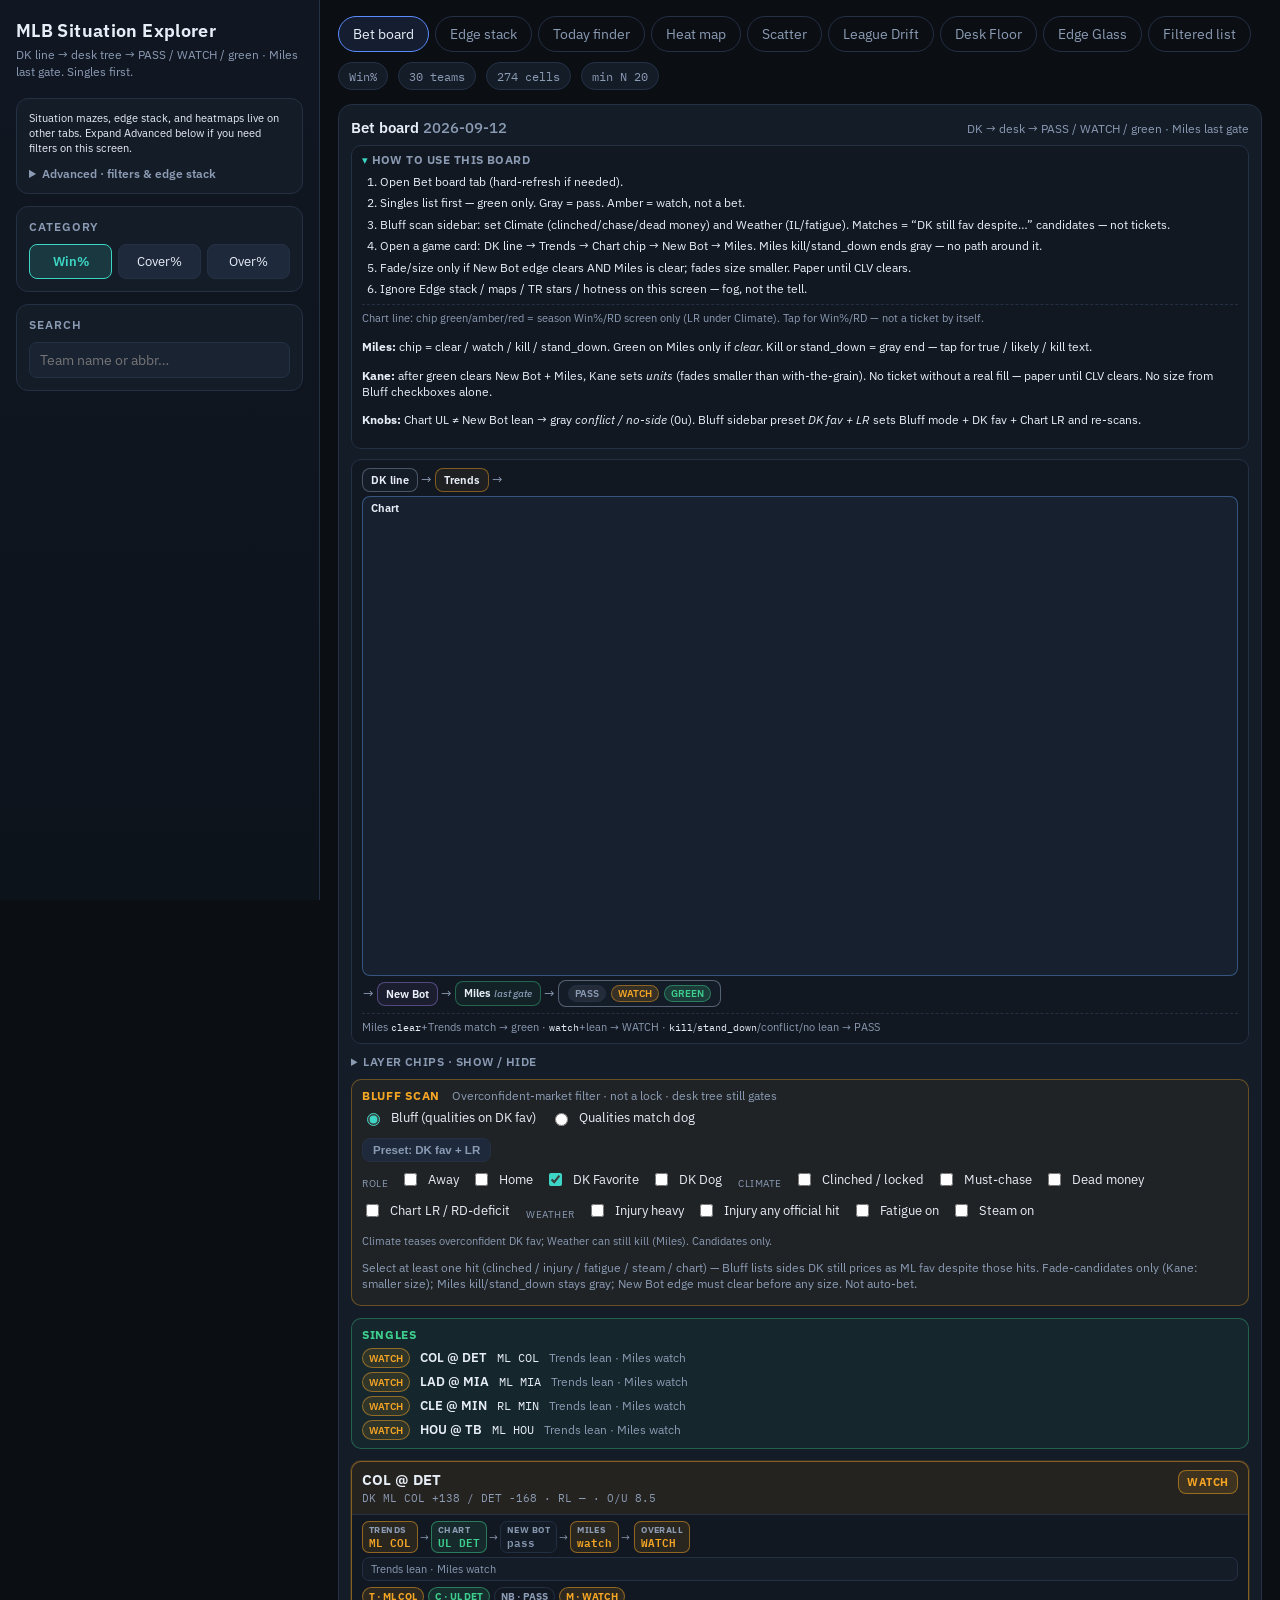
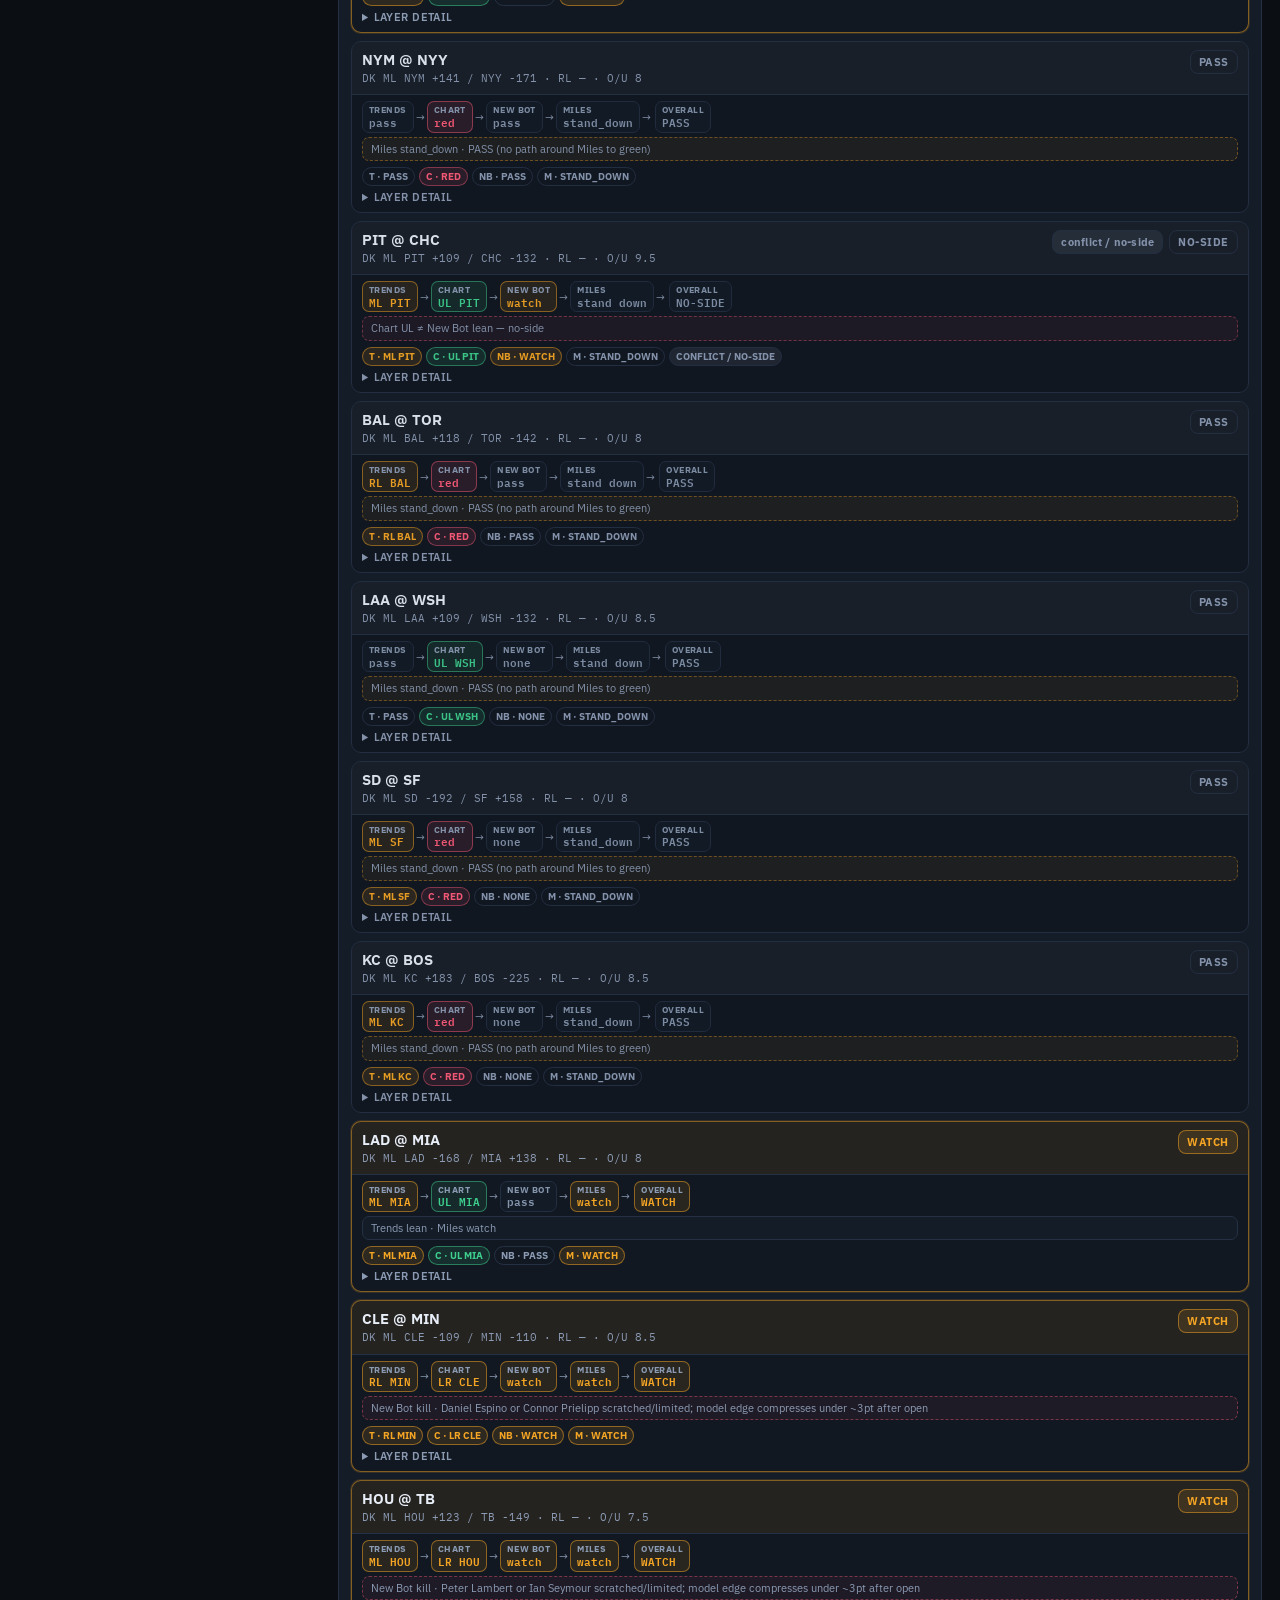
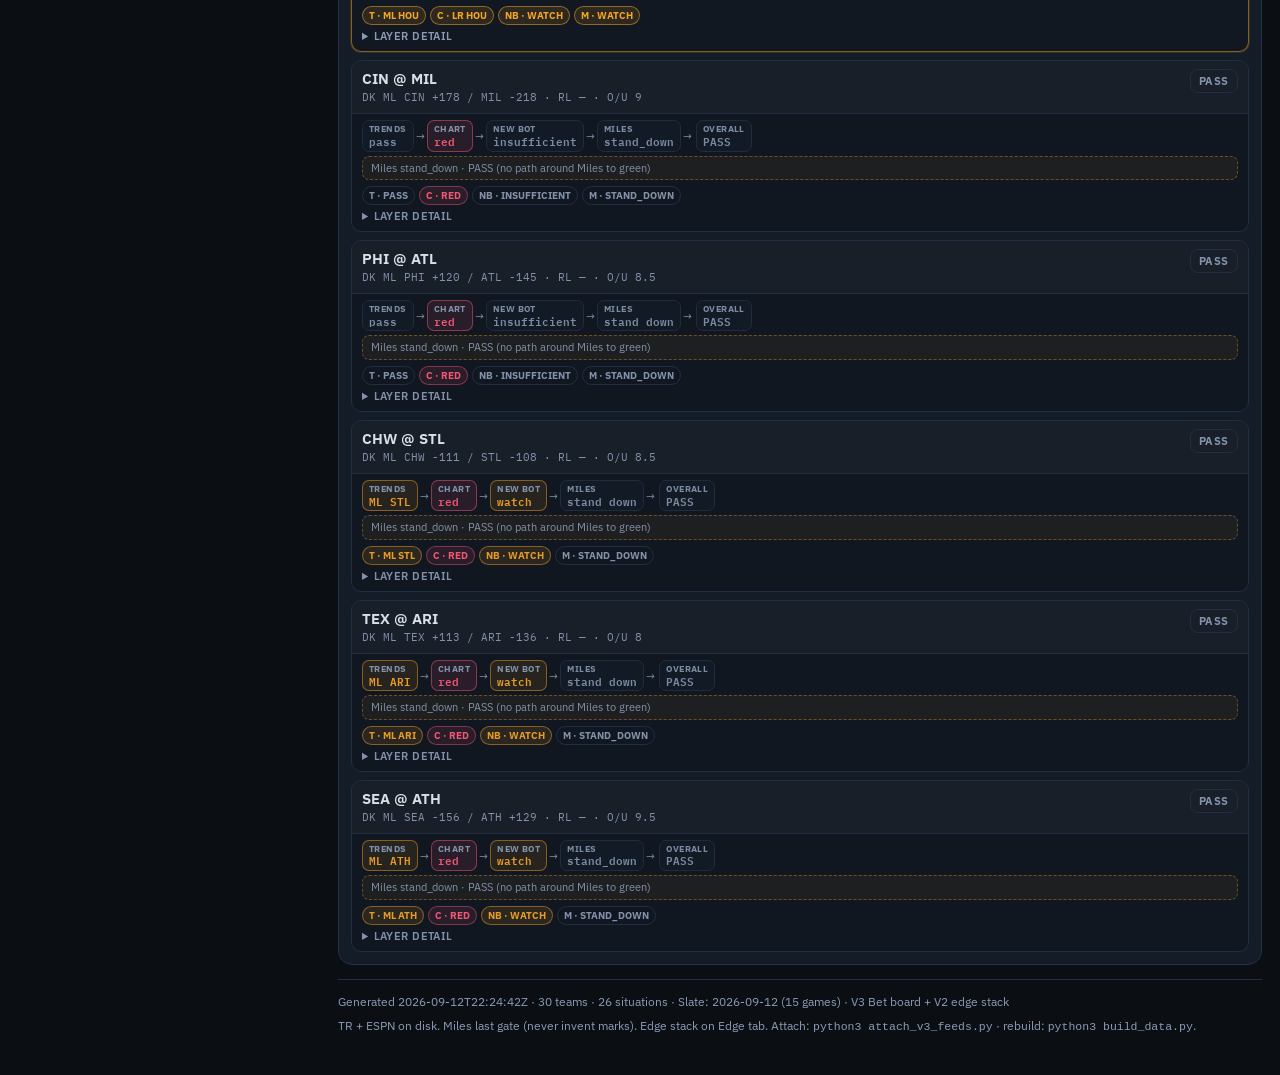
<file: index.html>
<!DOCTYPE html>
<html lang="en">
<head>
  <meta charset="UTF-8" />
  <meta name="viewport" content="width=device-width, initial-scale=1" />
  <title>MLB TeamRankings Situation Explorer</title>
  <link rel="preconnect" href="https://fonts.googleapis.com" />
  <link rel="preconnect" href="https://fonts.gstatic.com" crossorigin />
  <link href="https://fonts.googleapis.com/css2?family=IBM+Plex+Mono:wght@400;500&family=IBM+Plex+Sans:wght@400;500;600;650&display=swap" rel="stylesheet" />
  <link rel="stylesheet" href="edge_glass/edge_glass.css" />
  <link rel="stylesheet" href="styles.css" />
  <script src="https://cdn.plot.ly/plotly-2.35.2.min.js"></script>
</head>
<body>
  <div class="app">
    <aside class="sidebar">
      <div class="brand">
        <h1>MLB Situation Explorer</h1>
        <div class="sub">DK line → desk tree → PASS / WATCH / green · Miles last gate. Singles first.</div>
      </div>
      <div class="bet-advanced-hint control-block" id="bet-advanced-hint" hidden>
        <div class="sub" style="margin:0;font-size:11px;line-height:1.4">Situation mazes, edge stack, and heatmaps live on other tabs. Expand Advanced below if you need filters on this screen.</div>
        <details class="advanced-filters" id="advanced-filters">
          <summary>Advanced · filters &amp; edge stack</summary>
          <p class="sub" style="margin:6px 0 0;font-size:11px;line-height:1.35">Opens situation filters + edge stack in the sidebar below. Bluff scan knobs stay on the Bet board (not behind this).</p>
        </details>
      </div>

      <div class="control-block">
        <h3>Category</h3>
        <div class="seg">
          <button type="button" data-cat="win" class="active">Win%</button>
          <button type="button" data-cat="ats">Cover%</button>
          <button type="button" data-cat="ou">Over%</button>
        </div>
      </div>

      <div class="control-block explorer-only">
        <h3>Situations</h3>
        <div class="preset-row">
          <button type="button" data-preset="all">All</button>
          <button type="button" data-preset="none">Clear all</button>
          <button type="button" data-preset="dogs">Dogs</button>
          <button type="button" data-preset="favs">Favs</button>
          <button type="button" data-preset="location">Location</button>
          <button type="button" data-preset="rest">Rest</button>
        </div>
        <div class="sit-list" id="sit-list"></div>
      </div>

      <div class="control-block explorer-only">
        <h3>Streak filters</h3>
        <div class="row">
          <label>Min W streak</label>
          <input type="range" id="min-w-streak" min="0" max="8" value="0" />
          <span class="val" id="min-w-val">any</span>
        </div>
        <div class="row">
          <label>Min L streak</label>
          <input type="range" id="min-l-streak" min="0" max="8" value="0" />
          <span class="val" id="min-l-val">any</span>
        </div>
        <label class="toggle"><input type="checkbox" id="include-w" checked /> Include winning-streak teams</label>
        <label class="toggle"><input type="checkbox" id="include-l" checked /> Include losing-streak teams</label>
      </div>

      <div class="control-block explorer-only">
        <h3>Last 10</h3>
        <div class="preset-row">
          <button type="button" data-l10="any">Any</button>
          <button type="button" data-l10="hot">Hot (7+)</button>
          <button type="button" data-l10="even">Even (4–6)</button>
          <button type="button" data-l10="cold">Cold (≤3)</button>
        </div>
        <div class="row">
          <label>Min L10 wins</label>
          <input type="range" id="min-l10" min="0" max="10" value="0" />
          <span class="val" id="min-l10-val">any</span>
        </div>
        <div class="row">
          <label>Max L10 wins</label>
          <input type="range" id="max-l10" min="0" max="10" value="10" />
          <span class="val" id="max-l10-val">any</span>
        </div>
      </div>

      <div class="control-block explorer-only">
        <h3>Sample & threshold</h3>
        <div class="row">
          <label>Min N</label>
          <input type="range" id="min-n" min="0" max="80" value="20" />
          <span class="val" id="min-n-val">20</span>
        </div>
        <div class="row">
          <label>Min pct / edge</label>
          <input type="range" id="min-pct" min="-20" max="80" value="0" />
          <span class="val" id="min-pct-val">0</span>
        </div>
        <label class="toggle"><input type="checkbox" id="vs-baseline" /> Vs baseline (color/filter by edge)</label>
        <div class="row" style="margin-top:8px">
          <label>From</label>
          <select id="year-lo"></select>
        </div>
        <div class="row">
          <label>To</label>
          <select id="year-hi"></select>
        </div>
        <div class="preset-row" style="margin-top:6px">
          <button type="button" data-years="last5">Last 5</button>
          <button type="button" data-years="last10">Last 10</button>
          <button type="button" data-years="all">All</button>
        </div>
        <div class="sub" id="year-span" style="margin-top:6px;font-size:11px;color:var(--muted);line-height:1.35">
          Edge vs pooled TeamRankings rate in the years you pick.
        </div>
      </div>


      <div class="control-block explorer-only" id="edge-stack-controls">
        <h3>V2 Edge stack</h3>
        <label class="toggle"><input type="checkbox" id="edge-stack-on" checked /> Edge stack mode (score teams)</label>
        <div class="sub" style="margin-top:4px;font-size:11px;color:var(--muted);line-height:1.35">
          <code>edge_pp = Σ enabled layers</code> vs year-range baseline (center of mass). Market = Category WIN or ATS (O/U out of stack). L10 + streak stay filters only.
        </div>
        <div class="row" style="margin-top:8px">
          <label>Min edge_pp</label>
          <input type="range" id="min-edge" min="-20" max="20" value="-20" />
          <span class="val" id="min-edge-val">any</span>
        </div>
        <h3 style="margin-top:12px">Layers</h3>
        <label class="toggle"><input type="checkbox" id="layer-tr" checked /> TR situations (signed Δ, context-matched)</label>
        <label class="toggle"><input type="checkbox" id="layer-injury" checked /> Injury / suspension (− only)</label>
        <label class="toggle"><input type="checkbox" id="layer-late" checked /> Late-season master (Aug 15+)</label>
        <label class="toggle"><input type="checkbox" id="layer-fatigue" checked /> Fatigue (−)</label>
        <label class="toggle"><input type="checkbox" id="layer-steam" checked /> Interim Steam (+ RD/G&gt;0)</label>
        <div class="sub" style="margin-top:6px;font-size:11px;color:var(--muted);line-height:1.35">
          TR Δ = team% − baseline%; per-Δ clamp [−8,+8]; Σ TR clamp [−10,+10]; at most one role (specific&gt;dog/fav&gt;home/away), one after W/L, one rest, one div/league. After W/L, rest, division default OFF.
          Injury: SP IL/susp −4W/−2A; recent noted non-SP −1W/−0.5A; chronic badge only; cap −6W/−3A. No opponent +. Magnitudes not backtested.
          Late-season: clinched −1.5W; must_chase +1.5W/+0.5A; dead_money −1W (+1A if DK dog). “Incentive overlay, partly priced.”
          Fatigue: DH G2 OR asymmetric rest (0 vs opp ≥1d) OR TR rest_disadvantage (opp equal/adv) — DROP games≥6; not L10/streak. −1.5W/−1.0A.
          Steam: season RD/G&gt;0 snapshot +0.5; rolling RD deferred. If Steam ON, RD-surplus-dog filter is not a second +.
          <strong>News &amp; Coaching scored layers: PARKED</strong> (would invent).
        </div>
      </div>

      <div class="control-block explorer-only">
        <h3>Today’s slate</h3>
        <label class="toggle"><input type="checkbox" id="today-only" /> Only situations true for today’s games</label>
        <label class="toggle"><input type="checkbox" id="rd-surplus-dog" /> Home dog + RD/G&gt;0 (2026 snapshot)</label>
        <div class="sub" style="margin-top:6px;font-size:11px;color:var(--muted);line-height:1.35">
          Today-only: keep home/away/fav/dog/after W-L if that role is true on today’s DK board.
          Home dog + RD/G>0: today’s DK home underdog with season ESPN DIFF/(W+L) > 0. 2026 snapshot, look-ahead — a screen, not an out-of-sample edge.
        </div>
        <h3 style="margin-top:12px">Playoff race <span style="font-weight:500;color:var(--muted)">(look-ahead)</span></h3>
        <label class="toggle"><input type="checkbox" id="poff-clinched" /> Clinched / locked (POFF≥99%)</label>
        <label class="toggle"><input type="checkbox" id="poff-must-chase" /> Must-chase (POFF 5–40% or GB≤3)</label>
        <label class="toggle"><input type="checkbox" id="poff-dead-money" /> Dead money (POFF&lt;1% and GB≥15)</label>
        <div class="sub" style="margin-top:4px;font-size:11px;color:var(--muted);line-height:1.35">
          2026 ESPN snapshot / look-ahead — filters teams by current POFF/GB. No historical hit rate.
        </div>
        <h3 style="margin-top:12px">Injury <span style="font-weight:500;color:var(--muted)">(official, 40-man)</span></h3>
        <label class="toggle"><input type="checkbox" id="confirmed-il" /> Recent IL / SP on IL (official, 40-man)</label>
        <div class="sub" style="margin-top:4px;font-size:11px;color:var(--muted);line-height:1.35">
          Screen: 7-day “placed on … injured list” transaction for either club (dialed from locked 14d — Sep 3 slate was 9/9 at 14d), OR today’s probable SP on that club’s 40-man IL.
          Badge (non-screening): 40-man IL with notes. Chronic D60 after day 14 is badge-only. Universe: StatsAPI rosterType=40Man (D7/D10/D15/D60). Never day-to-day/questionable.
        </div>
        <h3 style="margin-top:12px">Weather <span style="font-weight:500;color:var(--muted)">(ESPN)</span></h3>
        <label class="toggle"><input type="checkbox" id="wx-indoor" /> Dome / indoor</label>
        <label class="toggle"><input type="checkbox" id="wx-hot" /> Hot outdoor (≥90°)</label>
        <label class="toggle"><input type="checkbox" id="wx-precip" /> Precip / storm risk</label>
        <div class="sub" style="margin-top:4px;font-size:11px;color:var(--muted);line-height:1.35">
          From ESPN scoreboard venue/weather when present. Null temp/condition left blank — not invented.
        </div>
        <h3 style="margin-top:12px">F5 proxy <span style="font-weight:500;color:var(--muted)">(not an edge)</span></h3>
        <label class="toggle"><input type="checkbox" id="starter-adj-gap" /> Starter-adj gap |Δ|≥2</label>
        <div class="sub" style="margin-top:4px;font-size:11px;color:var(--muted);line-height:1.35">
          ESPN predictor starterAdjustment gap — slate screen only, not a backtested F5 trend.
        </div>
      </div>

      <div class="control-block">
        <h3>Search</h3>
        <input type="search" id="search" placeholder="Team name or abbr…" />
      </div>
    </aside>

    <main class="main">
      <div class="topbar">
        <div class="tabs">
          <button type="button" data-tab="bet" class="active">Bet board</button>
          <button type="button" data-tab="edge">Edge stack</button>
          <button type="button" data-tab="today">Today finder</button>
          <button type="button" data-tab="heat">Heat map</button>
          <button type="button" data-tab="scatter">Scatter</button>
          <button type="button" data-tab="drift">League Drift</button>
          <button type="button" data-tab="floor">Desk Floor</button>
          <button type="button" data-tab="edgeglass">Edge Glass</button>
          <button type="button" data-tab="list">Filtered list</button>
        </div>
        <div class="stats-pill">
          <span id="stat-cat">Win%</span>
          <span id="stat-teams">— teams</span>
          <span id="stat-rows">— cells</span>
          <span id="stat-n">min N 20</span>
        </div>
      </div>

      <div class="detail-bar" id="detail-bar">
        <div id="detail-text"></div>
        <button type="button" id="unpin">Unpin</button>
      </div>

      <section class="panel view-panel hidden" data-view="heat">
        <div class="panel-title">
          <h2>Heat map</h2>
          <span class="hint">Rows = teams · columns = situations · click a row to pin</span>
        </div>
        <div id="heat-chart" class="chart"></div>
      </section>

      <section class="panel view-panel hidden" data-view="scatter">
        <div class="panel-title">
          <h2>Scatter</h2>
          <span class="hint">Point size ~ sample size · color by streak (win/cover mode) or DIFF</span>
        </div>
        <div class="scatter-controls">
          <div class="field">
            <span>Mode</span>
            <select id="scatter-mode">
              <option value="situations">Situation A vs B (same category)</option>
              <option value="win_cover">Win% vs Cover% (one situation)</option>
            </select>
          </div>
          <div id="scatter-xy-wrap" style="display:contents">
            <div class="field">
              <span>X situation</span>
              <select id="scatter-x"></select>
            </div>
            <div class="field">
              <span>Y situation</span>
              <select id="scatter-y"></select>
            </div>
          </div>
          <div class="field" id="scatter-sit-wrap" style="display:none">
            <span>Situation</span>
            <select id="scatter-sit"></select>
          </div>
        </div>
        <div id="scatter-chart" class="chart"></div>
      </section>


      <section class="panel view-panel hidden" data-view="drift">
        <div class="panel-title">
          <h2>League Drift</h2>
          <span class="hint">Climate view · living standings scrubber · not a Bet ticket</span>
        </div>
        <p class="sub" style="margin:0 0 10px;font-size:12px;color:var(--muted);line-height:1.4">
          League climate only — verified daily closes with Play trails + date range. Off the Bet ticket tree; Chart refreshes the feed later.
        </p>
        <iframe class="drift-frame" src="league_drift.html?v=espn-table-1" title="League Drift scrubber" loading="lazy"></iframe>
      </section>

      <section class="panel view-panel hidden" data-view="edge">
        <div class="panel-title">
          <h2>Edge board</h2>
          <span class="hint">Per-team edge_pp vs year-range baseline · chips = signed layer pp · priced layers tagged</span>
        </div>
        <div class="sub" id="edge-summary" style="margin:0 0 10px;font-size:12px;color:var(--muted);line-height:1.4"></div>
        <div id="edge-board"></div>
      </section>

      <section class="panel view-panel hidden" data-view="list">
        <div class="panel-title">
          <h2>Filtered list</h2>
          <span class="hint" id="list-count">0 rows</span>
        </div>
        <div class="sub" id="according-to" style="margin:0 0 10px;font-size:12px;color:var(--muted);line-height:1.4"></div>
        <div id="list-table"></div>
      </section>


      <section class="panel view-panel" data-view="bet">
        <div class="panel-title">
          <h2>Bet board <span id="bet-date" style="color:var(--muted);font-weight:500"></span></h2>
          <span class="hint">DK → desk → PASS / WATCH / green · Miles last gate</span>
        </div>
        <details class="bet-howto" id="bet-howto" open>
          <summary>How to use this board</summary>
          <ol class="bet-howto-list">
            <li>Open Bet board tab (hard-refresh if needed).</li>
            <li>Singles list first — green only. Gray = pass. Amber = watch, not a bet.</li>
            <li>Bluff scan sidebar: set Climate (clinched/chase/dead money) and Weather (IL/fatigue). Matches = “DK still fav despite…” candidates — not tickets.</li>
            <li>Open a game card: DK line → Trends → Chart chip → New Bot → Miles. Miles kill/stand_down ends gray — no path around it.</li>
            <li>Fade/size only if New Bot edge clears AND Miles is clear; fades size smaller. Paper until CLV clears.</li>
            <li>Ignore Edge stack / maps / TR stars / hotness on this screen — fog, not the tell.</li>
          </ol>
          <p class="bet-howto-chart">Chart line: chip green/amber/red = season Win%/RD screen only (LR under Climate). Tap for Win%/RD — not a ticket by itself.</p>
          <p class="bet-howto-miles"><strong>Miles:</strong> chip = clear / watch / kill / stand_down. Green on Miles only if <em>clear</em>. Kill or stand_down = gray end — tap for true / likely / kill text.</p>
          <p class="bet-howto-kane"><strong>Kane:</strong> after green clears New Bot + Miles, Kane sets <em>units</em> (fades smaller than with-the-grain). No ticket without a real fill — paper until CLV clears. No size from Bluff checkboxes alone.</p>
          <p class="bet-howto-knobs"><strong>Knobs:</strong> Chart UL ≠ New Bot lean → gray <em>conflict / no-side</em> (0u). Bluff sidebar preset <em>DK fav + LR</em> sets Bluff mode + DK fav + Chart LR and re-scans.</p>
        </details>
        <div class="bet-flow-legend compact" id="bet-flow-legend" aria-label="Decision tree legend">
          <div class="bet-flow-row">
            <div class="flow-node slate">DK line</div>
            <span class="flow-arrow" aria-hidden="true">→</span>
            <div class="flow-node trends">Trends</div>
            <span class="flow-arrow" aria-hidden="true">→</span>
            <div class="flow-node chart">Chart</div>
            <span class="flow-arrow" aria-hidden="true">→</span>
            <div class="flow-node newbot">New Bot</div>
            <span class="flow-arrow" aria-hidden="true">→</span>
            <div class="flow-node miles">Miles <em>last gate</em></div>
            <span class="flow-arrow" aria-hidden="true">→</span>
            <div class="flow-node compress"><span class="tint-swatch gray">PASS</span> <span class="tint-swatch amber">WATCH</span> <span class="tint-swatch green">GREEN</span></div>
          </div>
          <div class="bet-flow-kills compact-kills">
            Miles <code>clear</code>+Trends match → green · <code>watch</code>+lean → WATCH · <code>kill</code>/<code>stand_down</code>/conflict/no lean → PASS
          </div>
        </div>
        <details class="bet-layer-toggles-wrap" id="bet-layer-toggles-wrap">
          <summary>Layer chips · show / hide</summary>
          <div class="bet-layer-toggles" id="bet-layer-toggles">
            <label class="toggle"><input type="checkbox" id="bet-layer-trends" checked /> Trends</label>
            <label class="toggle"><input type="checkbox" id="bet-layer-chart" checked /> Chart</label>
            <label class="toggle"><input type="checkbox" id="bet-layer-newbot" checked /> New Bot</label>
            <label class="toggle"><input type="checkbox" id="bet-layer-miles" checked /> Miles</label>
          </div>
        </details>
        <aside class="bluff-scan" id="bluff-scan" aria-label="Bluff scan quality filter">
          <div class="bluff-scan-head">
            <h3>Bluff scan</h3>
            <span class="hint">Overconfident-market filter · not a lock · desk tree still gates</span>
          </div>
          <div class="bluff-mode-row" role="radiogroup" aria-label="Scan mode">
            <label class="toggle"><input type="radio" name="bluff-mode" id="bluff-mode-bluff" value="bluff" checked /> Bluff (qualities on DK fav)</label>
            <label class="toggle"><input type="radio" name="bluff-mode" id="bluff-mode-dog" value="dog" /> Qualities match dog</label>
          </div>
          <div class="bluff-presets">
            <button type="button" class="bluff-preset-btn" id="bluff-preset-dk-fav-lr">Preset: DK fav + LR</button>
          </div>
          <div class="bluff-filters" id="bluff-filters">
            <span class="bluff-group-label">Role</span>
            <label class="toggle"><input type="checkbox" id="bluff-away" /> Away</label>
            <label class="toggle"><input type="checkbox" id="bluff-home" /> Home</label>
            <label class="toggle"><input type="checkbox" id="bluff-dk-fav" checked /> DK Favorite</label>
            <label class="toggle"><input type="checkbox" id="bluff-dk-dog" /> DK Dog</label>
            <span class="bluff-group-label">Climate</span>
            <label class="toggle"><input type="checkbox" id="bluff-clinched" /> Clinched / locked</label>
            <label class="toggle"><input type="checkbox" id="bluff-must-chase" /> Must-chase</label>
            <label class="toggle"><input type="checkbox" id="bluff-dead-money" /> Dead money</label>
            <label class="toggle" id="bluff-chart-wrap"><input type="checkbox" id="bluff-chart-lr" /> Chart LR / RD-deficit</label>
            <span class="bluff-group-label">Weather</span>
            <label class="toggle"><input type="checkbox" id="bluff-inj-heavy" /> Injury heavy</label>
            <label class="toggle"><input type="checkbox" id="bluff-inj-any" /> Injury any official hit</label>
            <label class="toggle"><input type="checkbox" id="bluff-fatigue" /> Fatigue on</label>
            <label class="toggle"><input type="checkbox" id="bluff-steam" /> Steam on</label>
          </div>
          <p class="bluff-help" id="bluff-help">
            Climate teases overconfident DK fav; Weather can still kill (Miles). Candidates only.
          </p>
          <div class="bluff-results" id="bluff-results"></div>
        </aside>
        <div class="singles-strip" id="singles-strip"></div>
        <div class="bet-grid" id="bet-grid"></div>
      </section>

      <section class="panel explorer-today" id="today-panel">
        <div class="panel-title">
          <h2>Today’s slate <span id="today-date" style="color:var(--muted);font-weight:500"></span></h2>
          <span class="hint">DK dog / fav vs strong TR home-dog or away-dog · triples when ESPN also favors the dog</span>
        </div>
        <div class="slate-grid" id="today-grid"></div>
      </section>

      <!-- duplicate today as tab view -->
      <section class="panel view-panel hidden" data-view="today">
        <div class="panel-title">
          <h2>Today finder</h2>
          <span class="hint">DK dog vs strong TR home/away dog · triples when ESPN favors the dog</span>
        </div>
        <div class="slate-grid" id="today-tab-grid"></div>
      </section>


      <section class="panel view-panel hidden" data-view="floor" id="floor-panel">
        <div class="panel-title">
          <h2>Desk Floor</h2>
          <span class="hint">Paper OS · sports desks · wireframe</span>
        </div>
        <div class="floor-thesis" id="floor-thesis">
          <strong>Thesis</strong>
          <span>real DK prices · paper fills · screens ≠ tickets</span>
          <span class="floor-load" id="floor-load-status">feeds…</span>
        </div>
        <div class="floor-owner" id="floor-owner-summary" aria-live="polite"></div>
        <div class="floor-layout">
          <div class="floor-grid" id="floor-grid" role="list"></div>
          <aside class="floor-notes" id="floor-notes" aria-label="Station notes"></aside>
        </div>
        <div class="floor-log-wrap">
          <div class="floor-log-head">
            <h3>Event log</h3>
            <span class="hint">stamp → watch → clear → autopsy · seeded from feeds only</span>
          </div>
          <div class="floor-event-log" id="floor-event-log"></div>
        </div>
        <div class="floor-footer">PAPER OS · real DK · screens ≠ tickets · 0u until Miles clear</div>
      </section>


      <!-- Edge Glass host: markup + logic live under edge_glass/ (standalone: edge_glass.html) -->
      <section class="panel view-panel hidden" data-view="edgeglass" id="edgeglass-panel"></section>

      <footer>
        <div id="meta-line"></div>
        <p style="margin:8px 0 0">
          TR + ESPN on disk. Miles last gate (never invent marks). Edge stack on Edge tab. Attach: <code>python3 attach_v3_feeds.py</code> · rebuild: <code>python3 build_data.py</code>.
        </p>
      </footer>
    </main>
  </div>
  <script src="desk_floor.js"></script>
  <script src="edge_glass/edge_glass.js"></script>
  <script src="app.js"></script>
</body>
</html>
</file>
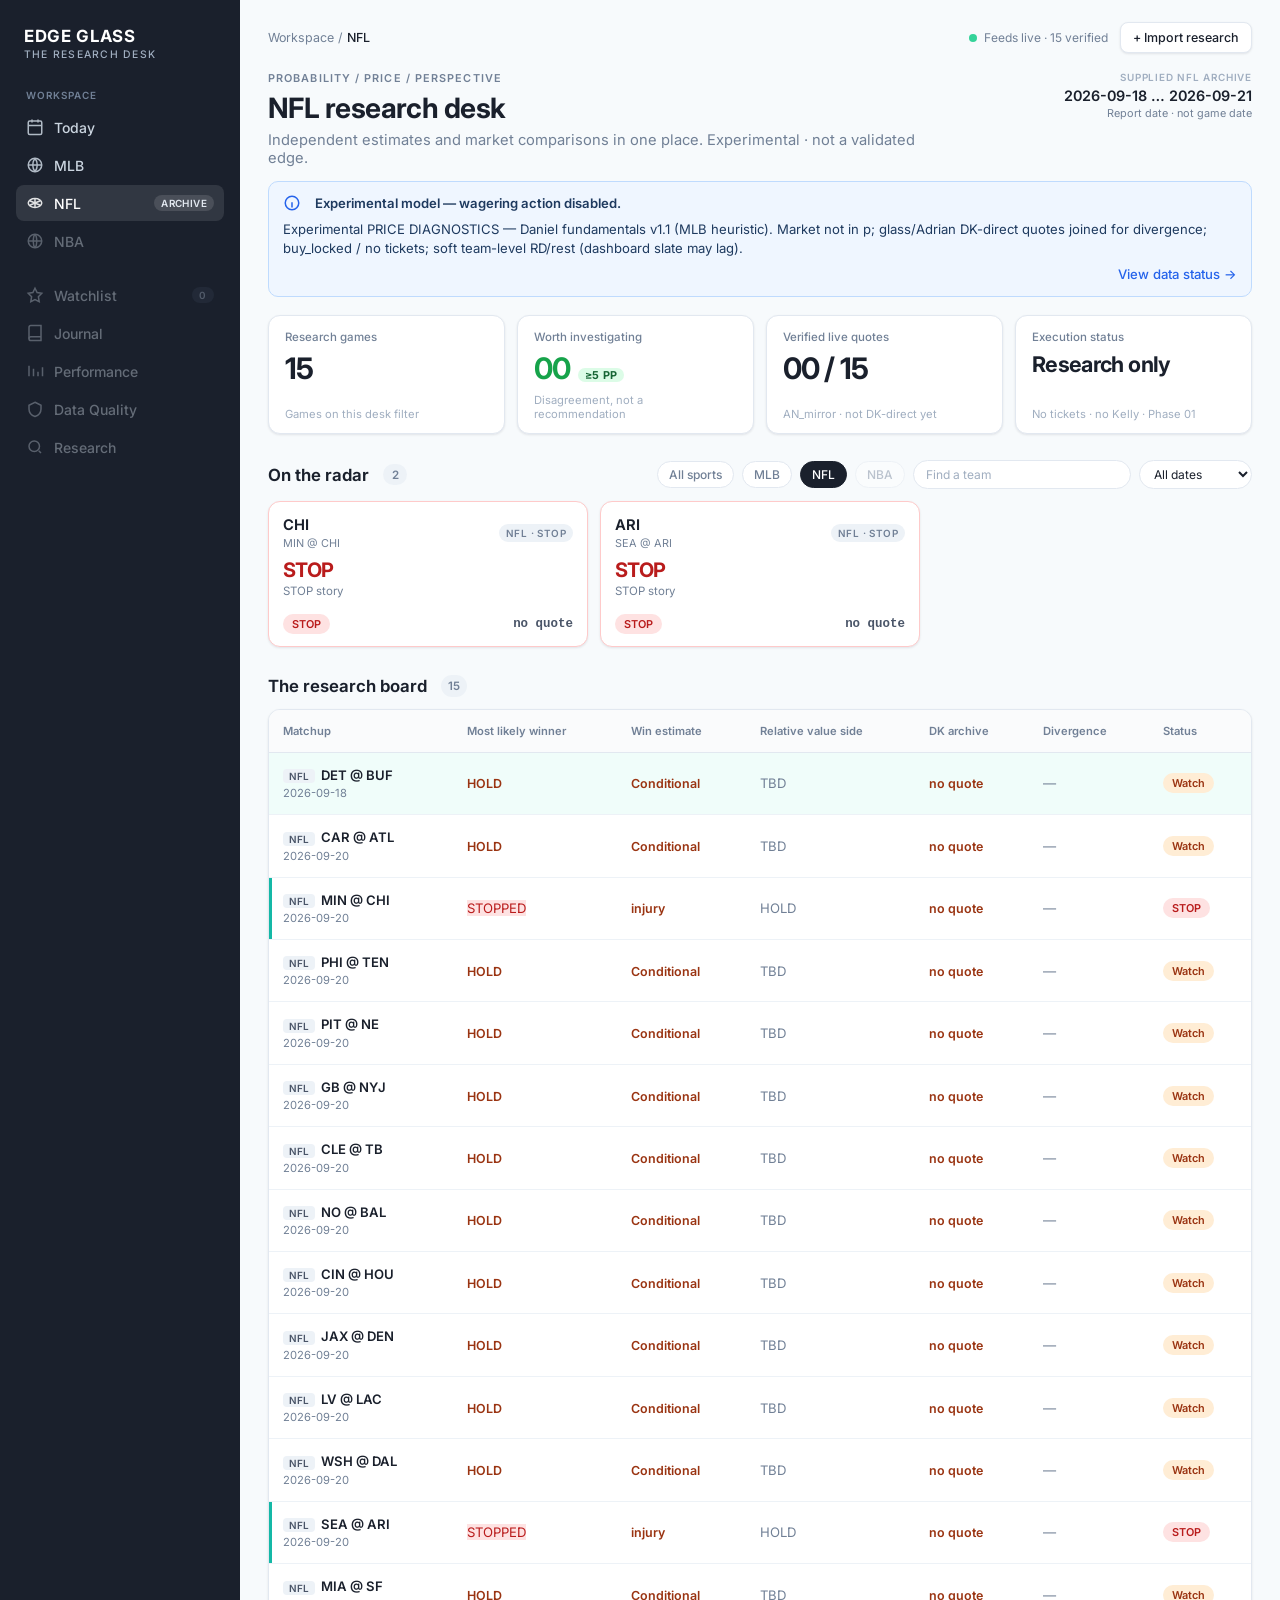
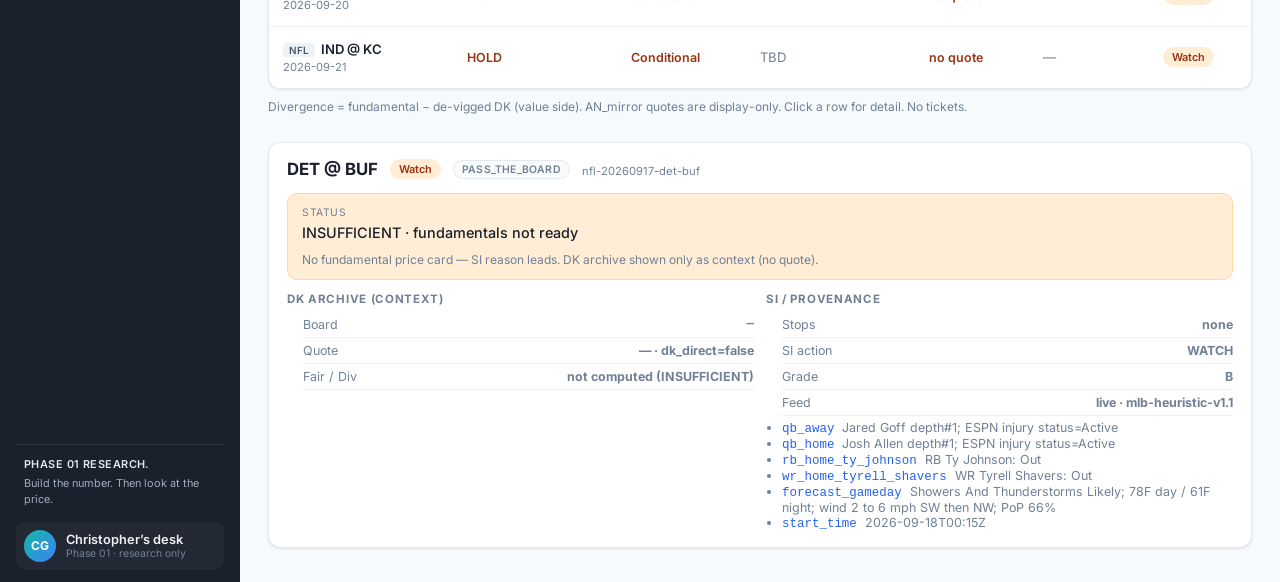
<file: edge_glass/index.html>
<!DOCTYPE html>
<html lang="en">
<head>
  <meta charset="utf-8" />
  <meta name="viewport" content="width=device-width, initial-scale=1" />
  <title>Edge Glass — The Research Desk</title>
  <link rel="preconnect" href="https://fonts.googleapis.com" />
  <link rel="preconnect" href="https://fonts.gstatic.com" crossorigin />
  <link href="https://fonts.googleapis.com/css2?family=Inter:wght@400;500;600;700&display=swap" rel="stylesheet" />
  <link rel="stylesheet" href="edge_glass.css?v=drawer2" />
</head>
<body class="eg-standalone">
  <div id="eg-standalone-root"></div>
  <script src="edge_glass.js?v=drawer2"></script>
  <script>
    document.addEventListener("DOMContentLoaded", function () {
      EdgeGlass.bootStandalone();
    });
  </script>
</body>
</html>
</file>
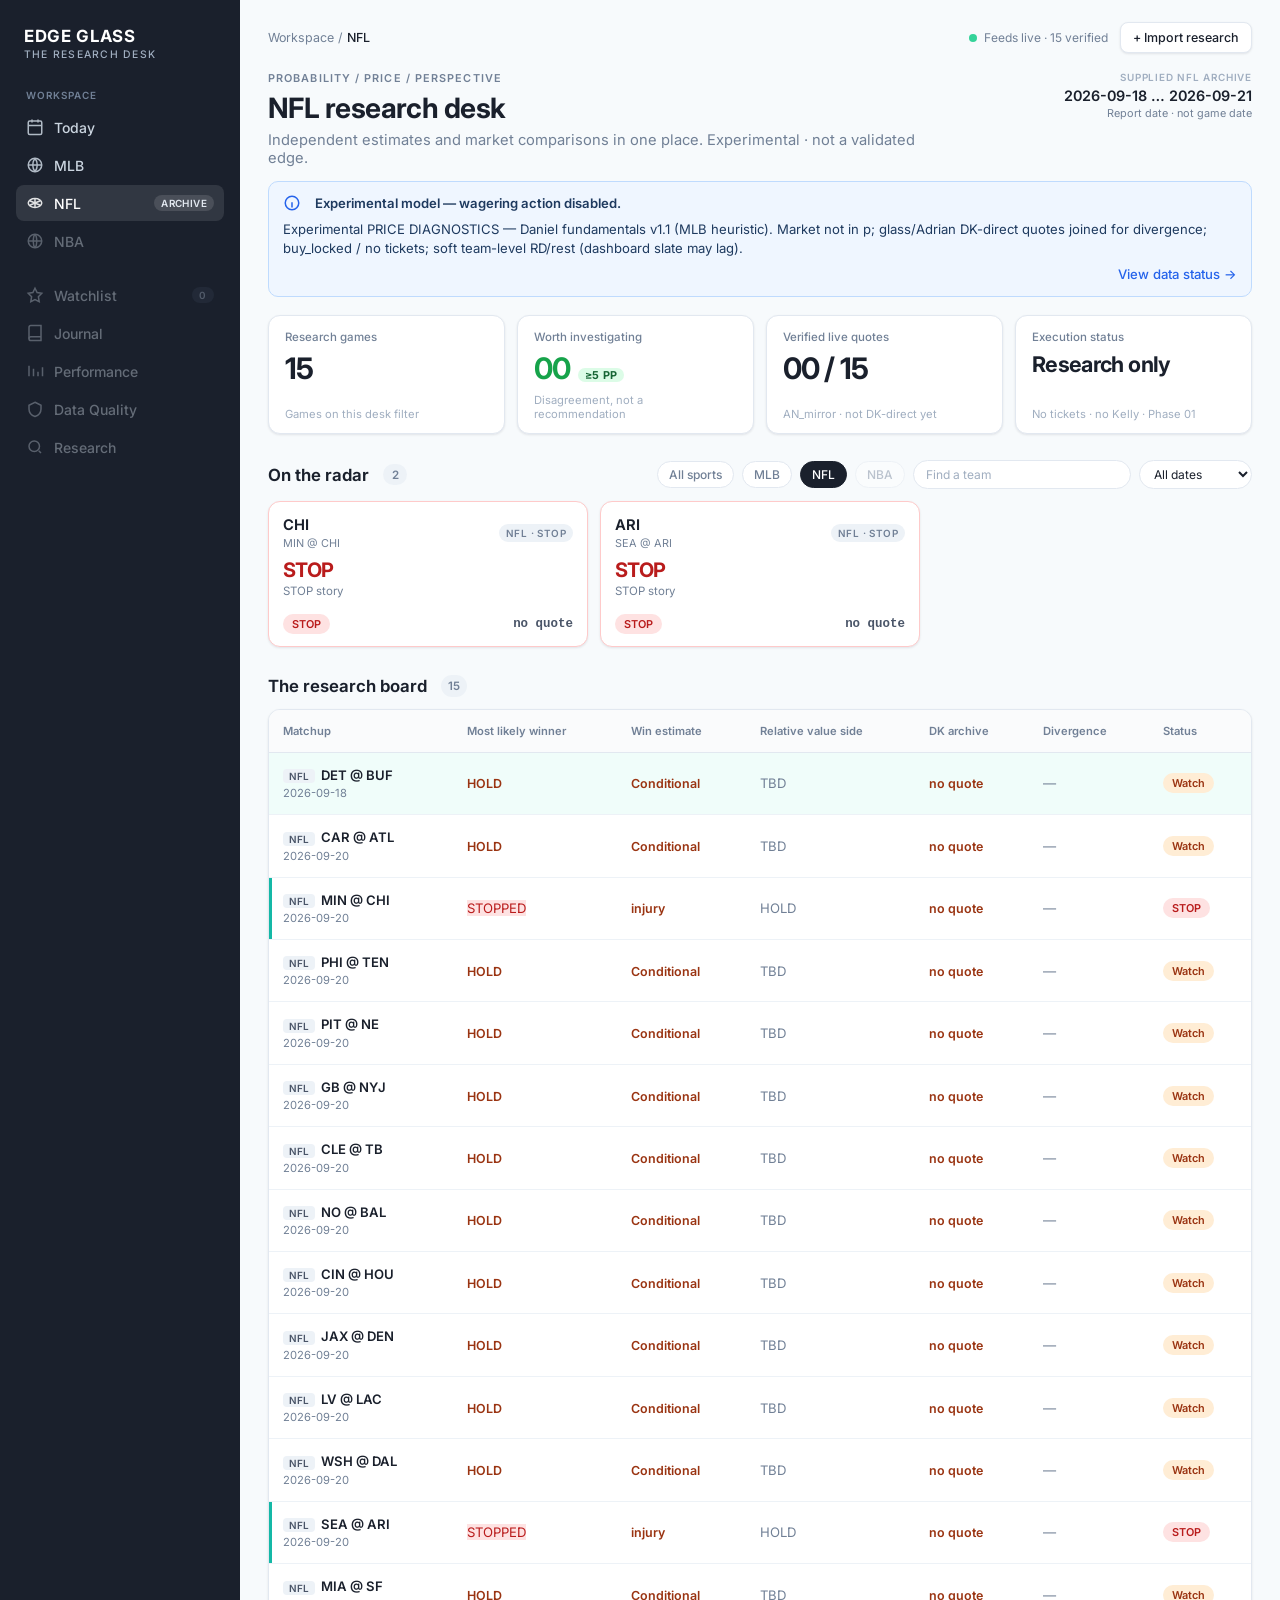
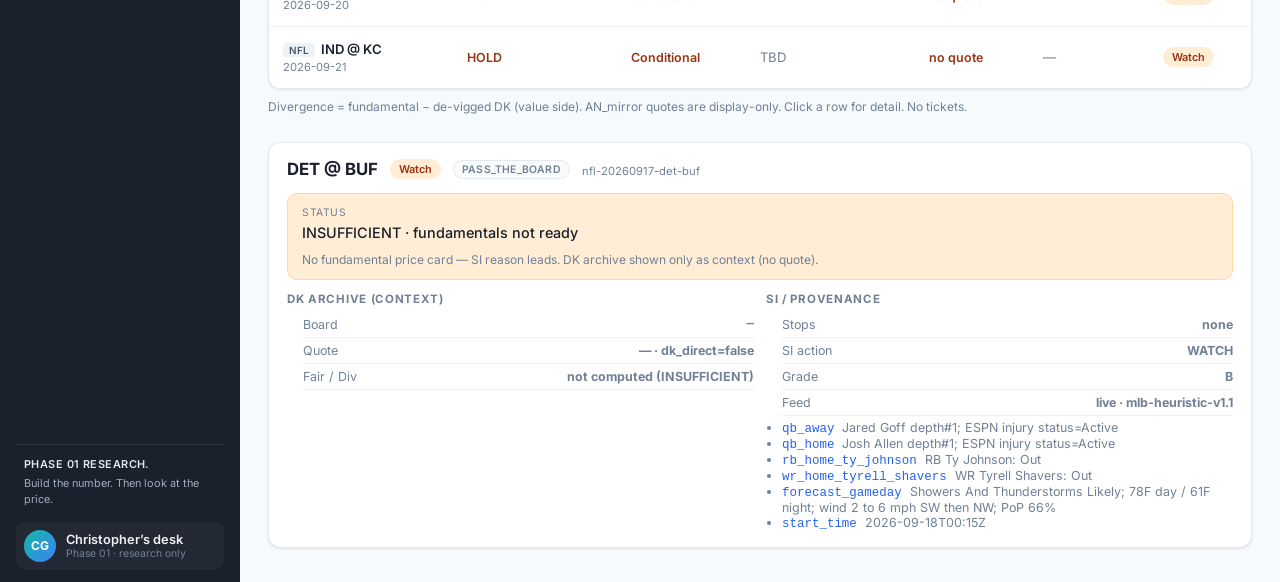
<file: edge_glass.html>
<!DOCTYPE html>
<html lang="en">
<head>
  <meta charset="utf-8" />
  <meta name="viewport" content="width=device-width, initial-scale=1" />
  <title>Edge Glass — The Research Desk</title>
  <link rel="preconnect" href="https://fonts.googleapis.com" />
  <link rel="preconnect" href="https://fonts.gstatic.com" crossorigin />
  <link href="https://fonts.googleapis.com/css2?family=Inter:wght@400;500;600;700&display=swap" rel="stylesheet" />
  <link rel="stylesheet" href="edge_glass/edge_glass.css?v=drawer2" />
</head>
<body class="eg-standalone">
  <div id="eg-standalone-root"></div>
  <script src="edge_glass/edge_glass.js?v=drawer2"></script>
  <script>
    document.addEventListener("DOMContentLoaded", function () {
      EdgeGlass.bootStandalone();
    });
  </script>
</body>
</html>
</file>
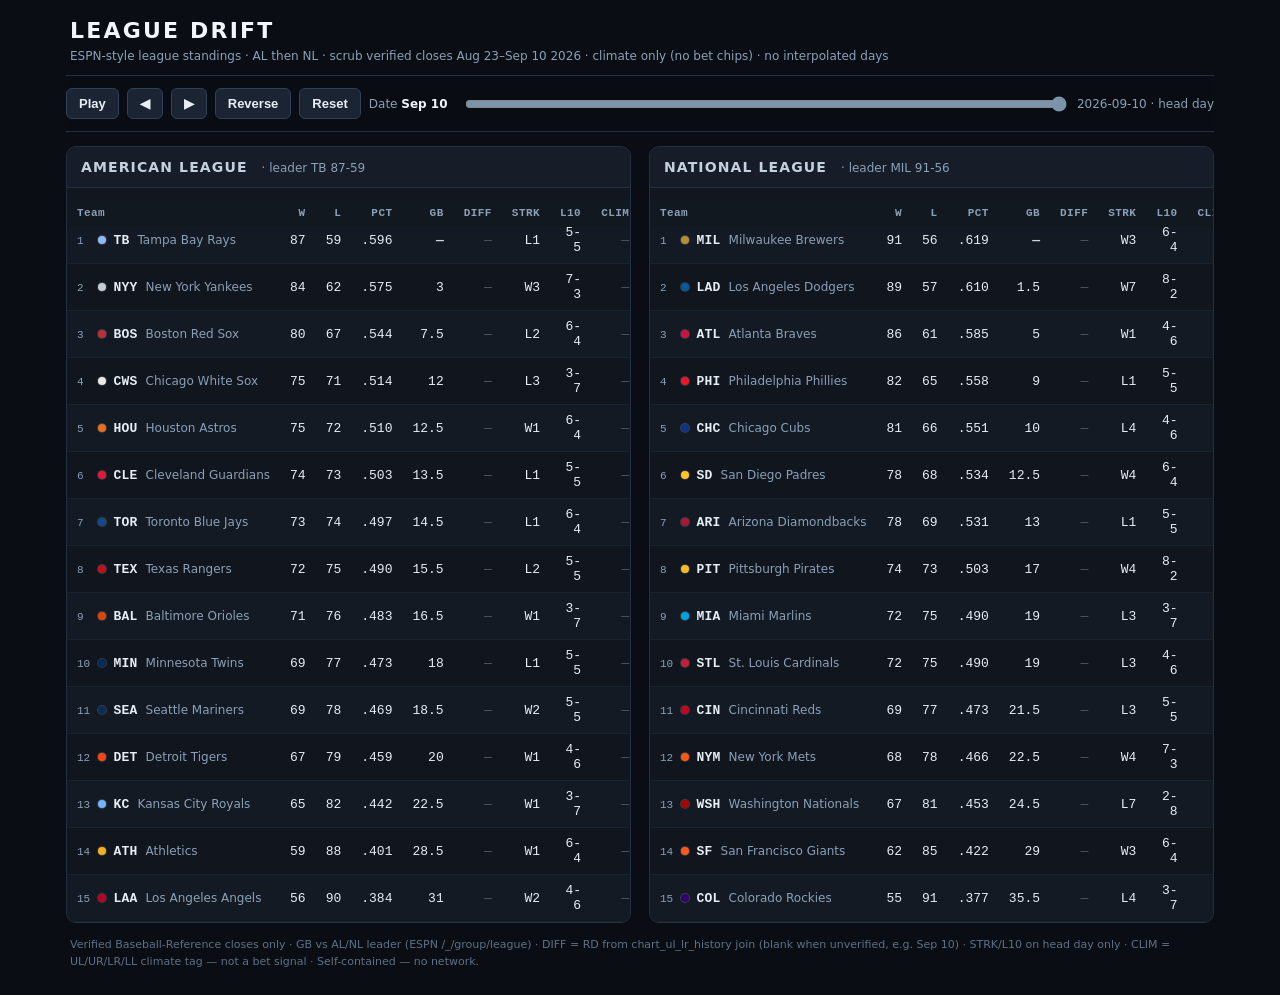
<file: feeds/league_drift.html>
<!DOCTYPE html>
<html lang="en"><head><meta charset="utf-8"/>
<meta name="viewport" content="width=device-width, initial-scale=1"/>
<title>League Drift — MLB standings Aug 23–Sep 10 2026</title>
<style>
:root{
  --bg:#0a0e14; --panel:#11161f; --row:#141a24; --row2:#10151e;
  --line:#243041; --text:#e8eef6; --muted:#8aa0b8; --head:#c5d0de;
  --accent:#d6dde8; --chip:#2a3545; --chip-text:#b8c6d6;
}
*{box-sizing:border-box;}
html,body{margin:0;min-height:100%;background:var(--bg);color:var(--text);
  font-family:system-ui,-apple-system,Segoe UI,Roboto,Helvetica,Arial,sans-serif;}
#wrap{max-width:1180px;margin:0 auto;padding:0 16px 24px;}
header{padding:18px 4px 10px;border-bottom:1px solid var(--line);}
h1{margin:0;font-size:22px;letter-spacing:.1em;font-weight:800;color:#f2f6fb;}
.sub{color:var(--muted);font-size:12px;margin-top:5px;line-height:1.45;}
#bar{display:flex;gap:8px;align-items:center;padding:12px 0;flex-wrap:wrap;
  position:sticky;top:0;z-index:20;background:rgba(10,14,20,.94);backdrop-filter:blur(8px);
  border-bottom:1px solid var(--line);}
button{background:#1a2433;color:var(--text);border:1px solid #2f4058;border-radius:6px;
  padding:7px 12px;cursor:pointer;font-size:13px;font-weight:600;}
button:hover{background:#243246;}
button.active{background:#2c3d56;border-color:#4a678a;}
#scrubWrap{flex:1 1 220px;min-width:160px;display:flex;align-items:center;gap:10px;}
input[type=range]{flex:1;width:100%;accent-color:#7d93ab;}
#dlbl{font-weight:700;color:#f0f4fa;min-width:4.5em;display:inline-block;}
.date-meta{color:var(--muted);font-size:12px;}
#boards{display:grid;grid-template-columns:1fr 1fr;gap:18px;margin-top:14px;}
@media (max-width:900px){#boards{grid-template-columns:1fr;}}
.board{background:var(--panel);border:1px solid var(--line);border-radius:10px;overflow:hidden;}
.board h2{margin:0;padding:12px 14px;font-size:14px;letter-spacing:.08em;text-transform:uppercase;
  background:#161d28;border-bottom:1px solid var(--line);color:var(--head);}
.board h2 span{color:var(--muted);font-weight:500;letter-spacing:0;text-transform:none;margin-left:8px;font-size:12px;}
table.stand{width:100%;border-collapse:collapse;font-variant-numeric:tabular-nums;
  font-family:ui-monospace,SFMono-Regular,Menlo,Consolas,monospace;font-size:13px;}
table.stand thead th{text-align:right;padding:8px 10px;color:var(--muted);font-size:11px;
  font-weight:700;letter-spacing:.04em;border-bottom:1px solid var(--line);background:#121820;
  position:sticky;top:52px;z-index:5;}
table.stand thead th.team{text-align:left;}
table.stand tbody td{padding:8px 10px;border-bottom:1px solid #1a2330;text-align:right;color:var(--text);}
table.stand tbody tr:nth-child(even){background:var(--row2);}
table.stand tbody tr:nth-child(odd){background:var(--row);}
table.stand tbody tr:hover{background:#1b2433;}
table.stand td.team{text-align:left;white-space:nowrap;}
.rk{display:inline-block;min-width:1.4em;color:var(--muted);font-size:11px;margin-right:6px;}
.abbr{font-weight:800;letter-spacing:.02em;}
.fullname{color:var(--muted);font-size:12px;margin-left:8px;font-weight:500;
  font-family:system-ui,-apple-system,Segoe UI,Roboto,sans-serif;}
@media (max-width:1100px){.fullname{display:none;}}
.dot{display:inline-block;width:8px;height:8px;border-radius:50%;margin-right:7px;vertical-align:middle;
  box-shadow:0 0 0 1px rgba(255,255,255,.15);}
.gb-lead{color:#c9d4e2;font-weight:700;}
.diff-pos{color:#b7c4d4;} .diff-neg{color:#8aa0b8;} .diff-miss{color:#4a5a6c;}
.clim{display:inline-block;min-width:2.1em;padding:1px 6px;border-radius:4px;font-size:10px;
  font-weight:800;letter-spacing:.04em;background:var(--chip);color:var(--chip-text);}
.clim.UL{background:#2a3548;color:#9eb4cc;}
.clim.UR{background:#2e3a4c;color:#b0c2d4;}
.clim.LR{background:#273343;color:#8aa0b8;}
.clim.LL{background:#222c3a;color:#6f849a;}
.empty{color:#4a5a6c;}
#note{padding:14px 4px 0;color:#5c7188;font-size:11px;line-height:1.5;}
#emptyGuard{display:none;padding:40px;text-align:center;color:#c9d6e5;border:1px dashed #2a3d55;border-radius:10px;margin-top:16px;}
</style></head><body>
<div id="wrap">
<header>
<h1>LEAGUE DRIFT</h1>
<div class="sub">ESPN-style league standings · AL then NL · scrub verified closes Aug 23–Sep 10 2026 · climate only (no bet chips) · no interpolated days</div>
</header>
<div id="bar">
<button id="play" type="button">Play</button>
<button id="stepBack" type="button" title="Step back">◀</button>
<button id="stepFwd" type="button" title="Step forward">▶</button>
<button id="reverse" type="button" title="Reverse play direction">Reverse</button>
<button id="reset" type="button">Reset</button>
<label class="date-meta">Date <span id="dlbl"></span></label>
<div id="scrubWrap"><input id="scrub" type="range" min="0" value="0" aria-label="Date scrubber"/></div>
<span class="date-meta" id="dmeta"></span>
</div>
<div id="emptyGuard">No standings rows — data failed to load.</div>
<div id="boards">
  <section class="board" aria-label="American League">
    <h2>American League <span id="alLead"></span></h2>
    <table class="stand" id="alTable">
      <thead><tr>
        <th class="team">Team</th><th>W</th><th>L</th><th>PCT</th><th>GB</th>
        <th>DIFF</th><th>STRK</th><th class="l10h">L10</th><th>CLIM</th>
      </tr></thead>
      <tbody></tbody>
    </table>
  </section>
  <section class="board" aria-label="National League">
    <h2>National League <span id="nlLead"></span></h2>
    <table class="stand" id="nlTable">
      <thead><tr>
        <th class="team">Team</th><th>W</th><th>L</th><th>PCT</th><th>GB</th>
        <th>DIFF</th><th>STRK</th><th class="l10h">L10</th><th>CLIM</th>
      </tr></thead>
      <tbody></tbody>
    </table>
  </section>
</div>
<div id="note">Verified Baseball-Reference closes only · GB vs AL/NL leader (ESPN /_/group/league) · DIFF = RD from chart_ul_lr_history join (blank when unverified, e.g. Sep 10) · STRK/L10 on head day only · CLIM = UL/UR/LR/LL climate tag — not a bet signal · Self-contained — no network.</div>
</div>
<script>
const DATA = {"dates":["2026-08-23","2026-08-24","2026-08-25","2026-08-26","2026-08-27","2026-08-28","2026-08-29","2026-08-30","2026-08-31","2026-09-01","2026-09-02","2026-09-03","2026-09-04","2026-09-05","2026-09-06","2026-09-07","2026-09-08","2026-09-09","2026-09-10"],"labels":["Aug 23","Aug 24","Aug 25","Aug 26","Aug 27","Aug 28","Aug 29","Aug 30","Aug 31","Sep 1","Sep 2","Sep 3","Sep 4","Sep 5","Sep 6","Sep 7","Sep 8","Sep 9","Sep 10"],"head_date":"2026-09-10","teams":{"MIL":{"br":"MIL","lg":"NL","color":"#B6922E","name":"Milwaukee Brewers","ranks":[1,1,1,1,1,1,1,1,1,1,1,1,1,1,1,1,1,1,1],"lg_ranks":[1,1,1,1,1,1,1,1,1,1,1,1,1,1,1,1,1,1,1],"pcts":[0.618,0.618,0.614,0.617,0.619,0.622,0.625,0.62,0.616,0.619,0.621,0.617,0.62,0.615,0.611,0.614,0.616,0.619,0.619],"W":[81,81,81,82,83,84,85,85,85,86,87,87,88,88,88,89,90,91,91],"L":[50,50,51,51,51,51,51,52,53,53,53,54,54,55,56,56,56,56,56],"gb":[0.0,0.0,0.0,0.0,0.0,0.0,0.0,0.0,0.0,0.0,0.0,0.0,0.0,0.0,0.0,0.0,0.0,0.0,0.0],"gb_mlb":[0.0,0.0,0.0,0.0,0.0,0.0,0.0,0.0,0.0,0.0,0.0,0.0,0.0,0.0,0.0,0.0,0.0,0.0,0.0],"RD":[161,161,160,167,173,178,180,177,163,168,172,171,174,172,168,169,170,172,null],"quadrant":["UR","UR","UR","UR","UR","UR","UR","UR","UR","UR","UR","UR","UR","UR","UR","UR","UR","UR",null],"chart_ul":[false,false,false,false,false,false,false,false,false,false,false,false,false,false,false,false,false,false,null],"chart_lr":[false,false,false,false,false,false,false,false,false,false,false,false,false,false,false,false,false,false,null],"streak":"W3","L10":"6-4"},"LAD":{"br":"LAD","lg":"NL","color":"#005A9C","name":"Los Angeles Dodgers","ranks":[2,2,2,2,2,2,4,4,2,3,4,3,3,2,2,2,2,2,2],"lg_ranks":[2,2,2,2,2,2,3,3,2,2,3,3,3,2,2,2,2,2,2],"pcts":[0.611,0.611,0.606,0.602,0.597,0.6,0.596,0.599,0.599,0.594,0.59,0.593,0.596,0.599,0.601,0.604,0.607,0.61,0.61],"W":[80,80,80,80,80,81,81,82,82,82,82,83,84,85,86,87,88,89,89],"L":[51,51,52,53,54,54,55,55,55,56,57,57,57,57,57,57,57,57,57],"gb":[1.0,1.0,1.0,2.0,3.0,3.0,4.0,3.0,2.5,3.5,4.5,3.5,3.5,2.5,1.5,1.5,1.5,1.5,1.5],"gb_mlb":[1.0,1.0,1.0,2.0,3.0,3.0,4.0,3.0,2.5,3.5,4.5,3.5,3.5,2.5,1.5,1.5,1.5,1.5,1.5],"RD":[151,151,150,149,148,149,148,153,153,148,146,147,149,150,152,155,156,169,null],"quadrant":["UR","UR","UR","UR","UR","UR","UR","UR","UR","UR","UR","UR","UR","UR","UR","UR","UR","UR",null],"chart_ul":[false,false,false,false,false,false,false,false,false,false,false,false,false,false,false,false,false,false,null],"chart_lr":[false,false,false,false,false,false,false,false,false,false,false,false,false,false,false,false,false,false,null],"streak":"W7","L10":"8-2"},"TB":{"br":"TBR","lg":"AL","color":"#8FB8FF","name":"Tampa Bay Rays","ranks":[3,3,3,3,3,3,2,2,3,2,2,4,4,3,4,3,3,3,3],"lg_ranks":[1,1,1,1,1,1,1,1,1,1,1,1,1,1,1,1,1,1,1],"pcts":[0.592,0.595,0.591,0.594,0.594,0.597,0.6,0.603,0.599,0.601,0.597,0.593,0.596,0.599,0.594,0.594,0.597,0.6,0.596],"W":[77,78,78,79,79,80,81,82,82,83,83,83,84,85,85,85,86,87,87],"L":[53,53,54,54,54,54,54,54,55,55,56,57,57,57,58,58,58,58,59],"gb":[0.0,0.0,0.0,0.0,0.0,0.0,0.0,0.0,0.0,0.0,0.0,0.0,0.0,0.0,0.0,0.0,0.0,0.0,0.0],"gb_mlb":[3.5,3.0,3.0,3.0,3.5,3.5,3.5,2.5,2.5,2.5,3.5,3.5,3.5,2.5,2.5,3.0,3.0,3.0,3.5],"RD":[44,47,44,47,47,52,53,54,53,57,51,45,46,49,47,47,53,58,null],"quadrant":["UR","UR","UR","UR","UR","UR","UR","UR","UR","UR","UR","UR","UR","UR","UR","UR","UR","UR",null],"chart_ul":[false,false,false,false,false,false,false,false,false,false,false,false,false,false,false,false,false,false,null],"chart_lr":[false,false,false,false,false,false,false,false,false,false,false,false,false,false,false,false,false,false,null],"streak":"L1","L10":"5-5"},"ATL":{"br":"ATL","lg":"NL","color":"#CE1141","name":"Atlanta Braves","ranks":[4,4,4,4,4,4,3,3,4,4,3,2,2,4,3,4,4,4,4],"lg_ranks":[3,3,3,3,3,3,2,2,3,3,2,2,2,3,3,3,3,3,3],"pcts":[0.58,0.58,0.583,0.586,0.59,0.593,0.596,0.599,0.594,0.59,0.593,0.593,0.596,0.592,0.594,0.59,0.586,0.582,0.585],"W":[76,76,77,78,79,80,81,82,82,82,83,83,84,84,85,85,85,85,86],"L":[55,55,55,55,55,55,55,55,56,57,57,57,57,58,58,59,60,61,61],"gb":[5.0,5.0,4.0,4.0,4.0,4.0,4.0,3.0,3.0,4.0,4.0,3.5,3.5,3.5,2.5,3.5,4.5,5.5,5.0],"gb_mlb":[5.0,5.0,4.0,4.0,4.0,4.0,4.0,3.0,3.0,4.0,4.0,3.5,3.5,3.5,2.5,3.5,4.5,5.5,5.0],"RD":[110,110,111,112,113,115,116,117,113,109,118,118,121,119,120,119,113,108,null],"quadrant":["UR","UR","UR","UR","UR","UR","UR","UR","UR","UR","UR","UR","UR","UR","UR","UR","UR","UR",null],"chart_ul":[false,false,false,false,false,false,false,false,false,false,false,false,false,false,false,false,false,false,null],"chart_lr":[false,false,false,false,false,false,false,false,false,false,false,false,false,false,false,false,false,false,null],"streak":"W1","L10":"4-6"},"CHC":{"br":"CHC","lg":"NL","color":"#0E3386","name":"Chicago Cubs","ranks":[5,5,5,6,5,6,5,6,5,7,7,7,6,6,6,7,7,7,7],"lg_ranks":[4,4,4,4,4,4,4,4,4,5,5,5,4,4,4,5,5,5,5],"pcts":[0.573,0.576,0.571,0.567,0.567,0.563,0.566,0.562,0.565,0.561,0.557,0.56,0.563,0.566,0.562,0.559,0.555,0.551,0.551],"W":[75,76,76,76,76,76,77,77,78,78,78,79,80,81,81,81,81,81,81],"L":[56,56,57,58,58,59,59,60,60,61,62,62,62,62,63,64,65,66,66],"gb":[6.0,5.5,5.5,6.5,7.0,8.0,8.0,8.0,7.0,8.0,9.0,8.0,8.0,7.0,7.0,8.0,9.0,10.0,10.0],"gb_mlb":[6.0,5.5,5.5,6.5,7.0,8.0,8.0,8.0,7.0,8.0,9.0,8.0,8.0,7.0,7.0,8.0,9.0,10.0,10.0],"RD":[115,122,121,119,119,117,129,127,141,136,132,133,138,139,132,131,130,128,null],"quadrant":["UR","UR","UR","UR","UR","UR","UR","UR","UR","UR","UR","UR","UR","UR","UR","UR","UR","UR",null],"chart_ul":[false,false,false,false,false,false,false,false,false,false,false,false,false,false,false,false,false,false,null],"chart_lr":[false,false,false,false,false,false,false,false,false,false,false,false,false,false,false,false,false,false,null],"streak":"L4","L10":"4-6"},"NYY":{"br":"NYY","lg":"AL","color":"#C4CED4","name":"New York Yankees","ranks":[6,6,6,5,6,5,6,5,6,5,5,5,5,5,5,5,5,5,5],"lg_ranks":[2,2,2,2,2,2,2,2,2,2,2,2,2,2,2,2,2,2,2],"pcts":[0.569,0.569,0.565,0.568,0.564,0.567,0.566,0.569,0.565,0.568,0.571,0.571,0.567,0.57,0.566,0.566,0.569,0.572,0.575],"W":[74,74,74,75,75,76,77,78,78,79,80,80,80,81,81,81,82,83,84],"L":[56,56,57,57,58,58,59,59,60,60,60,60,61,61,62,62,62,62,62],"gb":[3.0,3.5,3.5,3.5,4.0,4.0,4.5,4.5,4.5,4.5,3.5,3.0,4.0,4.0,4.0,4.0,4.0,4.0,3.0],"gb_mlb":[6.5,6.5,6.5,6.5,7.5,7.5,8.0,7.0,7.0,7.0,7.0,6.5,7.5,6.5,6.5,7.0,7.0,7.0,6.5],"RD":[100,100,98,104,100,101,102,117,108,112,115,115,114,118,117,117,119,124,null],"quadrant":["UR","UR","UR","UR","UR","UR","UR","UR","UR","UR","UR","UR","UR","UR","UR","UR","UR","UR",null],"chart_ul":[false,false,false,false,false,false,false,false,false,false,false,false,false,false,false,false,false,false,null],"chart_lr":[false,false,false,false,false,false,false,false,false,false,false,false,false,false,false,false,false,false,null],"streak":"W3","L10":"7-3"},"PHI":{"br":"PHI","lg":"NL","color":"#E81828","name":"Philadelphia Phillies","ranks":[7,7,8,7,7,7,7,7,7,6,6,6,7,7,7,6,6,6,6],"lg_ranks":[5,5,5,5,5,5,5,5,5,4,4,4,5,5,5,4,4,4,4],"pcts":[0.557,0.553,0.549,0.552,0.552,0.556,0.559,0.562,0.565,0.568,0.564,0.564,0.56,0.563,0.559,0.562,0.559,0.562,0.558],"W":[73,73,73,74,74,75,76,77,78,79,79,79,79,80,80,81,81,82,82],"L":[58,59,60,60,60,60,60,60,60,60,61,61,62,62,63,63,64,64,65],"gb":[8.0,8.5,8.5,8.5,9.0,9.0,9.0,8.0,7.0,7.0,8.0,7.5,8.5,7.5,7.5,7.5,8.5,8.5,9.0],"gb_mlb":[8.0,8.5,8.5,8.5,9.0,9.0,9.0,8.0,7.0,7.0,8.0,7.5,8.5,7.5,7.5,7.5,8.5,8.5,9.0],"RD":[27,20,17,23,23,25,27,30,31,37,36,36,33,35,34,35,34,38,null],"quadrant":["UR","UR","UR","UR","UR","UR","UR","UR","UR","UR","UR","UR","UR","UR","UR","UR","UR","UR",null],"chart_ul":[false,false,false,false,false,false,false,false,false,false,false,false,false,false,false,false,false,false,null],"chart_lr":[false,false,false,false,false,false,false,false,false,false,false,false,false,false,false,false,false,false,null],"streak":"L1","L10":"5-5"},"BOS":{"br":"BOS","lg":"AL","color":"#BD3039","name":"Boston Red Sox","ranks":[8,8,7,8,8,8,8,8,8,8,8,8,8,8,8,8,8,8,8],"lg_ranks":[3,3,3,3,3,3,3,3,3,3,3,3,3,3,3,3,3,3,3],"pcts":[0.546,0.55,0.553,0.549,0.549,0.545,0.544,0.54,0.543,0.54,0.536,0.539,0.542,0.545,0.549,0.552,0.548,0.544,0.544],"W":[71,72,73,73,73,73,74,74,75,75,75,76,77,78,79,80,80,80,80],"L":[59,59,59,60,60,61,62,63,63,64,65,65,65,65,65,65,66,67,67],"gb":[6.0,6.0,5.0,6.0,6.0,7.0,7.5,8.5,7.5,8.5,8.5,7.5,7.5,7.5,6.5,6.0,7.0,8.0,7.5],"gb_mlb":[9.5,9.0,8.0,9.0,9.5,10.5,11.0,11.0,10.0,11.0,12.0,11.0,11.0,10.0,9.0,9.0,10.0,11.0,11.0],"RD":[99,101,105,101,101,100,99,84,85,82,77,78,79,84,86,89,84,82,null],"quadrant":["UR","UR","UR","UR","UR","UR","UR","UR","UR","UR","UR","UR","UR","UR","UR","UR","UR","UR",null],"chart_ul":[false,false,false,false,false,false,false,false,false,false,false,false,false,false,false,false,false,false,null],"chart_lr":[false,false,false,false,false,false,false,false,false,false,false,false,false,false,false,false,false,false,null],"streak":"L2","L10":"6-4"},"SD":{"br":"SDP","lg":"NL","color":"#FFC425","name":"San Diego Padres","ranks":[9,9,9,9,9,9,10,11,9,10,11,11,10,11,11,10,10,9,9],"lg_ranks":[6,6,6,6,6,6,6,7,6,6,7,7,6,7,7,7,7,6,6],"pcts":[0.542,0.538,0.534,0.537,0.537,0.533,0.529,0.526,0.529,0.525,0.521,0.521,0.525,0.521,0.524,0.528,0.531,0.534,0.534],"W":[71,71,71,72,72,72,72,72,73,73,73,73,74,74,75,76,77,78,78],"L":[60,61,62,62,62,63,64,65,65,66,67,67,67,68,68,68,68,68,68],"gb":[10.0,10.5,10.5,10.5,11.0,12.0,13.0,13.0,12.0,13.0,14.0,13.5,13.5,13.5,12.5,12.5,12.5,12.5,12.5],"gb_mlb":[10.0,10.5,10.5,10.5,11.0,12.0,13.0,13.0,12.0,13.0,14.0,13.5,13.5,13.5,12.5,12.5,12.5,12.5,12.5],"RD":[16,15,14,17,17,12,11,10,15,14,10,10,11,7,8,9,10,17,null],"quadrant":["UR","UR","UR","UR","UR","UR","UR","UR","UR","UR","UR","UR","UR","UR","UR","UR","UR","UR",null],"chart_ul":[false,false,false,false,false,false,false,false,false,false,false,false,false,false,false,false,false,false,null],"chart_lr":[false,false,false,false,false,false,false,false,false,false,false,false,false,false,false,false,false,false,null],"streak":"W4","L10":"6-4"},"ARI":{"br":"ARI","lg":"NL","color":"#A71930","name":"Arizona Diamondbacks","ranks":[10,10,10,10,11,11,11,10,11,11,10,9,11,9,9,9,9,10,10],"lg_ranks":[7,7,7,7,7,7,7,6,7,7,6,6,7,6,6,6,6,7,7],"pcts":[0.527,0.523,0.526,0.53,0.526,0.529,0.529,0.529,0.525,0.521,0.525,0.525,0.521,0.524,0.528,0.531,0.534,0.531,0.531],"W":[69,69,70,71,71,72,73,73,73,73,74,74,74,75,76,77,78,78,78],"L":[62,63,63,63,64,64,65,65,66,67,67,67,68,68,68,68,68,69,69],"gb":[12.0,12.5,11.5,11.5,12.5,12.5,13.0,12.5,12.5,13.5,13.5,13.0,14.0,13.0,12.0,12.0,12.0,13.0,13.0],"gb_mlb":[12.0,12.5,11.5,11.5,12.5,12.5,13.0,12.5,12.5,13.5,13.5,13.0,14.0,13.0,12.0,12.0,12.0,13.0,13.0],"RD":[9,2,3,5,0,4,5,5,4,-2,-1,-1,-3,-2,-1,0,2,-1,null],"quadrant":["UR","UR","UR","UR","UR","UR","UR","UR","UR","LR","LR","LR","LR","LR","LR","UR","UR","LR",null],"chart_ul":[false,false,false,false,false,false,false,false,false,false,false,false,false,false,false,false,false,false,null],"chart_lr":[false,false,false,false,false,false,false,false,false,true,true,true,true,true,true,false,false,true,null],"streak":"L1","L10":"5-5"},"CWS":{"br":"CHW","lg":"AL","color":"#E8E8E8","name":"Chicago White Sox","ranks":[11,11,11,11,10,10,9,9,10,9,9,10,9,10,10,11,11,11,11],"lg_ranks":[4,4,4,4,4,4,4,4,4,4,4,4,4,4,4,4,4,4,4],"pcts":[0.523,0.519,0.523,0.526,0.526,0.53,0.533,0.529,0.526,0.529,0.525,0.521,0.525,0.521,0.524,0.524,0.521,0.517,0.514],"W":[68,68,69,70,70,71,72,72,72,73,73,73,74,74,75,75,75,75,75],"L":[62,63,63,63,63,63,63,64,65,65,66,67,67,68,68,68,69,70,71],"gb":[9.0,10.0,9.0,9.0,9.0,9.0,9.0,10.0,10.0,10.0,10.0,10.0,10.0,11.0,10.0,10.0,11.0,12.0,12.0],"gb_mlb":[12.5,13.0,12.0,12.0,12.5,12.5,12.5,12.5,12.5,12.5,13.5,13.5,13.5,13.5,12.5,13.0,14.0,15.0,15.5],"RD":[43,34,38,44,44,47,48,44,41,45,43,39,42,40,49,49,43,41,null],"quadrant":["UR","UR","UR","UR","UR","UR","UR","UR","UR","UR","UR","UR","UR","UR","UR","UR","UR","UR",null],"chart_ul":[false,false,false,false,false,false,false,false,false,false,false,false,false,false,false,false,false,false,null],"chart_lr":[false,false,false,false,false,false,false,false,false,false,false,false,false,false,false,false,false,false,null],"streak":"L3","L10":"3-7"},"MIA":{"br":"MIA","lg":"NL","color":"#00A3E0","name":"Miami Marlins","ranks":[12,12,13,13,13,14,14,14,15,14,13,13,14,15,14,14,17,17,16],"lg_ranks":[8,8,8,8,8,8,8,8,8,8,8,8,8,8,8,8,9,9,9],"pcts":[0.511,0.508,0.504,0.507,0.507,0.504,0.5,0.504,0.5,0.504,0.507,0.504,0.5,0.497,0.5,0.497,0.493,0.49,0.49],"W":[67,67,67,68,68,68,68,69,69,70,71,71,71,71,72,72,72,72,72],"L":[64,65,66,66,66,67,68,68,69,69,69,70,71,72,72,73,74,75,75],"gb":[14.0,14.5,14.5,14.5,15.0,16.0,17.0,16.0,16.0,16.0,16.0,16.0,17.0,17.0,16.0,17.0,18.0,19.0,19.0],"gb_mlb":[14.0,14.5,14.5,14.5,15.0,16.0,17.0,16.0,16.0,16.0,16.0,16.0,17.0,17.0,16.0,17.0,18.0,19.0,19.0],"RD":[21,19,15,19,19,12,11,15,12,15,18,14,9,8,15,10,8,7,null],"quadrant":["UR","UR","UR","UR","UR","UR","UR","UR","UR","UR","UR","UR","UR","UL","UR","UL","UL","UL",null],"chart_ul":[false,false,false,false,false,false,false,false,false,false,false,false,false,true,false,true,true,true,null],"chart_lr":[false,false,false,false,false,false,false,false,false,false,false,false,false,false,false,false,false,false,null],"streak":"L3","L10":"3-7"},"STL":{"br":"STL","lg":"NL","color":"#C41E3A","name":"St. Louis Cardinals","ranks":[13,14,15,15,15,15,15,16,16,16,15,15,15,16,15,15,18,18,17],"lg_ranks":[9,9,9,9,9,9,9,9,9,9,9,9,9,9,9,9,10,10,10],"pcts":[0.5,0.5,0.496,0.493,0.496,0.5,0.496,0.493,0.493,0.496,0.5,0.496,0.5,0.497,0.5,0.497,0.493,0.49,0.49],"W":[66,66,66,66,67,68,68,68,68,69,70,70,71,71,72,72,72,72,72],"L":[66,66,67,68,68,68,69,70,70,70,70,71,71,72,72,73,74,75,75],"gb":[15.5,15.5,15.5,16.5,16.5,16.5,17.5,17.5,17.0,17.0,17.0,17.0,17.0,17.0,16.0,17.0,18.0,19.0,19.0],"gb_mlb":[15.5,15.5,15.5,16.5,16.5,16.5,17.5,17.5,17.0,17.0,17.0,17.0,17.0,17.0,16.0,17.0,18.0,19.0,19.0],"RD":[-2,-2,-14,-15,-13,-10,-14,-15,-15,-10,-8,-9,-8,-11,-9,-10,-11,-12,null],"quadrant":["LR","LR","LL","LL","LL","LR","LL","LL","LL","LL","LR","LL","LR","LL","LR","LL","LL","LL",null],"chart_ul":[false,false,false,false,false,false,false,false,false,false,false,false,false,false,false,false,false,false,null],"chart_lr":[true,true,false,false,false,true,false,false,false,false,true,false,true,false,true,false,false,false,null],"streak":"L3","L10":"4-6"},"CLE":{"br":"CLE","lg":"AL","color":"#E31937","name":"Cleveland Guardians","ranks":[14,13,12,12,12,12,12,12,13,12,14,14,13,13,12,13,13,13,13],"lg_ranks":[5,5,5,5,5,5,5,5,6,5,6,6,6,6,5,6,6,6,6],"pcts":[0.496,0.5,0.504,0.507,0.507,0.504,0.5,0.504,0.504,0.507,0.504,0.5,0.507,0.503,0.507,0.503,0.507,0.503,0.503],"W":[65,66,67,68,68,68,68,69,69,70,70,70,72,72,73,73,74,74,74],"L":[66,66,66,66,66,67,68,68,68,68,69,70,70,71,71,72,72,73,73],"gb":[12.5,12.5,11.5,11.5,11.5,12.5,13.5,13.5,13.0,13.0,13.0,13.0,12.5,13.5,12.5,13.0,13.0,14.0,13.5],"gb_mlb":[16.0,15.5,14.5,14.5,15.0,16.0,17.0,16.0,15.5,15.5,16.5,16.5,16.0,16.0,15.0,16.0,16.0,17.0,17.0],"RD":[-9,-7,-5,-4,-4,-7,-12,-2,-2,3,-8,-11,-9,-15,-14,-16,-12,-16,null],"quadrant":["LL","LR","LR","LR","LR","LR","LR","LR","LR","UR","LR","LR","LR","LR","LR","LR","LR","LR",null],"chart_ul":[false,false,false,false,false,false,false,false,false,false,false,false,false,false,false,false,false,false,null],"chart_lr":[false,true,true,true,true,true,true,true,true,false,true,true,true,true,true,true,true,true,null],"streak":"L1","L10":"5-5"},"HOU":{"br":"HOU","lg":"AL","color":"#EB6E1F","name":"Houston Astros","ranks":[15,16,14,14,14,13,13,13,12,13,12,12,12,12,13,12,12,12,12],"lg_ranks":[6,7,6,6,6,6,6,6,5,6,5,5,5,5,6,5,5,5,5],"pcts":[0.496,0.496,0.5,0.496,0.5,0.504,0.5,0.504,0.507,0.504,0.507,0.511,0.514,0.51,0.507,0.507,0.51,0.507,0.51],"W":[65,65,66,66,67,68,68,69,70,70,71,72,73,73,73,73,74,74,75],"L":[66,66,66,67,67,67,68,68,68,69,69,69,69,70,71,71,71,72,72],"gb":[12.5,13.0,12.0,13.0,12.5,12.5,13.5,13.5,12.5,13.5,12.5,11.5,11.5,12.5,12.5,12.5,12.5,13.5,12.5],"gb_mlb":[16.0,16.0,15.0,16.0,16.0,16.0,17.0,16.0,15.0,16.0,16.0,15.0,15.0,15.0,15.0,15.5,15.5,16.5,16.0],"RD":[-44,-44,-42,-48,-44,-42,-46,-43,-40,-44,-42,-38,-36,-37,-38,-38,-37,-41,null],"quadrant":["LL","LL","LR","LL","LR","LR","LR","LR","LR","LR","LR","LR","LR","LR","LR","LR","LR","LR",null],"chart_ul":[false,false,false,false,false,false,false,false,false,false,false,false,false,false,false,false,false,false,null],"chart_lr":[false,false,true,false,true,true,true,true,true,true,true,true,true,true,true,true,true,true,null],"streak":"W1","L10":"6-4"},"TEX":{"br":"TEX","lg":"AL","color":"#C0111F","name":"Texas Rangers","ranks":[16,15,16,16,16,17,18,18,17,17,17,16,18,18,18,18,16,16,18],"lg_ranks":[7,6,7,7,7,8,9,9,8,8,8,7,8,8,8,8,8,8,8],"pcts":[0.496,0.5,0.496,0.493,0.493,0.489,0.485,0.489,0.493,0.496,0.493,0.496,0.493,0.49,0.493,0.493,0.497,0.493,0.49],"W":[65,66,66,66,66,66,66,67,68,69,69,70,70,70,71,71,72,72,72],"L":[66,66,67,68,68,69,70,70,70,70,71,71,72,73,73,73,73,74,75],"gb":[12.5,12.5,12.5,13.5,13.5,14.5,15.5,15.5,14.5,14.5,14.5,13.5,14.5,15.5,14.5,14.5,14.5,15.5,15.5],"gb_mlb":[16.0,15.5,15.5,16.5,17.0,18.0,19.0,18.0,17.0,17.0,18.0,17.0,18.0,18.0,17.0,17.5,17.5,18.5,19.0],"RD":[-46,-37,-41,-47,-47,-52,-54,-51,-44,-41,-48,-42,-43,-46,-44,-44,-39,-40,null],"quadrant":["LL","LR","LL","LL","LL","LL","LL","LL","LL","LL","LL","LL","LL","LL","LL","LL","LL","LL",null],"chart_ul":[false,false,false,false,false,false,false,false,false,false,false,false,false,false,false,false,false,false,null],"chart_lr":[false,true,false,false,false,false,false,false,false,false,false,false,false,false,false,false,false,false,null],"streak":"L2","L10":"5-5"},"TOR":{"br":"TOR","lg":"AL","color":"#134A8E","name":"Toronto Blue Jays","ranks":[17,18,21,18,19,18,17,17,18,19,18,17,16,14,16,16,14,15,15],"lg_ranks":[8,9,11,9,9,9,8,8,9,9,9,8,7,7,7,7,7,7,7],"pcts":[0.485,0.485,0.481,0.485,0.481,0.485,0.489,0.493,0.493,0.489,0.493,0.496,0.5,0.503,0.5,0.497,0.5,0.497,0.497],"W":[64,64,64,65,65,66,67,68,68,68,69,70,71,72,72,72,73,73,73],"L":[68,68,69,69,70,70,70,70,70,71,71,71,71,71,72,73,73,74,74],"gb":[14.0,14.5,14.5,14.5,15.0,15.0,15.0,15.0,14.5,15.5,14.5,13.5,13.5,13.5,13.5,14.0,14.0,15.0,14.5],"gb_mlb":[17.5,17.5,17.5,17.5,18.5,18.5,18.5,17.5,17.0,18.0,18.0,17.0,17.0,16.0,16.0,17.0,17.0,18.0,18.0],"RD":[-55,-55,-57,-54,-65,-58,-57,-50,-50,-55,-44,-41,-34,-33,-38,-39,-37,-39,null],"quadrant":["LL","LL","LL","LL","LL","LL","LL","LL","LL","LL","LL","LL","LR","LR","LR","LL","LR","LL",null],"chart_ul":[false,false,false,false,false,false,false,false,false,false,false,false,false,false,false,false,false,false,null],"chart_lr":[false,false,false,false,false,false,false,false,false,false,false,false,true,true,true,false,true,false,null],"streak":"L1","L10":"6-4"},"BAL":{"br":"BAL","lg":"AL","color":"#DF4601","name":"Baltimore Orioles","ranks":[18,20,18,17,17,16,16,15,14,15,16,18,19,19,20,19,19,19,19],"lg_ranks":[9,10,8,8,8,7,7,7,7,7,7,9,9,9,9,9,9,9,9],"pcts":[0.481,0.481,0.485,0.489,0.485,0.489,0.493,0.496,0.5,0.496,0.493,0.489,0.486,0.483,0.479,0.483,0.479,0.483,0.483],"W":[63,63,64,65,65,66,67,68,69,69,69,69,69,69,69,70,70,71,71],"L":[68,68,68,68,69,69,69,69,69,70,71,72,73,74,75,75,76,76,76],"gb":[14.5,15.0,14.0,14.0,14.5,14.5,14.5,14.5,13.5,14.5,14.5,14.5,15.5,16.5,16.5,16.0,17.0,17.0,16.5],"gb_mlb":[18.0,18.0,17.0,17.0,18.0,18.0,18.0,17.0,16.0,17.0,18.0,18.0,19.0,19.0,19.0,19.0,20.0,20.0,20.0],"RD":[-35,-35,-23,-22,-24,-23,-21,-18,-17,-19,-20,-21,-22,-27,-29,-27,-31,-27,null],"quadrant":["LL","LL","LL","LL","LL","LL","LL","LL","LR","LL","LL","LL","LL","LL","LL","LL","LL","LL",null],"chart_ul":[false,false,false,false,false,false,false,false,false,false,false,false,false,false,false,false,false,false,null],"chart_lr":[false,false,false,false,false,false,false,false,true,false,false,false,false,false,false,false,false,false,null],"streak":"W1","L10":"3-7"},"MIN":{"br":"MIN","lg":"AL","color":"#002B5C","name":"Minnesota Twins","ranks":[19,17,19,20,20,21,22,21,20,20,21,21,21,21,21,21,21,21,21],"lg_ranks":[10,8,9,10,10,10,10,10,10,10,10,10,10,10,10,10,10,10,10],"pcts":[0.481,0.485,0.481,0.478,0.478,0.474,0.471,0.474,0.478,0.482,0.479,0.479,0.475,0.479,0.476,0.472,0.476,0.473,0.473],"W":[63,64,64,64,64,64,64,65,66,67,67,67,67,68,68,68,69,69,69],"L":[68,68,69,70,70,71,72,72,72,72,73,73,74,74,75,76,76,77,77],"gb":[14.5,14.5,14.5,15.5,15.5,16.5,17.5,17.5,16.5,16.5,16.5,16.0,17.0,17.0,17.0,17.5,17.5,18.5,18.0],"gb_mlb":[18.0,17.5,17.5,18.5,19.0,20.0,21.0,20.0,19.0,19.0,20.0,19.5,20.5,19.5,19.5,20.5,20.5,21.5,21.5],"RD":[-54,-51,-53,-56,-56,-59,-60,-56,-46,-33,-38,-38,-41,-39,-48,-49,-48,-53,null],"quadrant":["LL","LL","LL","LL","LL","LL","LL","LL","LL","LL","LL","LL","LL","LL","LL","LL","LL","LL",null],"chart_ul":[false,false,false,false,false,false,false,false,false,false,false,false,false,false,false,false,false,false,null],"chart_lr":[false,false,false,false,false,false,false,false,false,false,false,false,false,false,false,false,false,false,null],"streak":"L1","L10":"5-5"},"PIT":{"br":"PIT","lg":"NL","color":"#FDB827","name":"Pittsburgh Pirates","ranks":[20,19,17,19,18,19,19,19,19,18,19,19,17,17,17,17,15,14,14],"lg_ranks":[10,10,10,10,10,10,10,10,10,10,10,10,10,10,10,10,8,8,8],"pcts":[0.477,0.481,0.485,0.481,0.481,0.478,0.482,0.486,0.486,0.489,0.486,0.489,0.493,0.49,0.493,0.493,0.497,0.5,0.503],"W":[63,64,65,65,65,65,66,67,67,68,68,69,70,70,71,71,72,73,74],"L":[69,69,69,70,70,71,71,71,71,71,72,72,72,73,73,73,73,73,73],"gb":[18.5,18.0,17.0,18.0,18.5,19.5,19.5,18.5,18.0,18.0,19.0,18.0,18.0,18.0,17.0,17.5,17.5,17.5,17.0],"gb_mlb":[18.5,18.0,17.0,18.0,18.5,19.5,19.5,18.5,18.0,18.0,19.0,18.0,18.0,18.0,17.0,17.5,17.5,17.5,17.0],"RD":[25,26,27,24,24,21,25,26,26,27,26,29,30,25,26,26,32,34,null],"quadrant":["UL","UL","UL","UL","UL","UL","UL","UL","UL","UL","UL","UL","UL","UL","UL","UL","UL","UR",null],"chart_ul":[true,true,true,true,true,true,true,true,true,true,true,true,true,true,true,true,true,false,null],"chart_lr":[false,false,false,false,false,false,false,false,false,false,false,false,false,false,false,false,false,false,null],"streak":"W4","L10":"8-2"},"CIN":{"br":"CIN","lg":"NL","color":"#C6011F","name":"Cincinnati Reds","ranks":[21,22,23,22,22,20,21,20,22,22,20,20,20,20,19,20,20,20,20],"lg_ranks":[11,11,11,11,11,11,12,11,12,12,11,11,11,11,11,11,11,11,11],"pcts":[0.473,0.47,0.466,0.47,0.47,0.474,0.471,0.474,0.471,0.475,0.479,0.479,0.475,0.479,0.483,0.479,0.476,0.473,0.473],"W":[62,62,62,63,63,64,64,65,65,66,67,67,67,68,69,69,69,69,69],"L":[69,70,71,71,71,71,72,72,73,73,73,73,74,74,74,75,76,77,77],"gb":[19.0,19.5,19.5,19.5,20.0,20.0,21.0,20.0,20.0,20.0,20.0,19.5,20.5,19.5,18.5,19.5,20.5,21.5,21.5],"gb_mlb":[19.0,19.5,19.5,19.5,20.0,20.0,21.0,20.0,20.0,20.0,20.0,19.5,20.5,19.5,18.5,19.5,20.5,21.5,21.5],"RD":[-94,-99,-101,-100,-100,-98,-110,-108,-113,-112,-108,-108,-111,-109,-105,-108,-109,-122,null],"quadrant":["LL","LL","LL","LL","LL","LL","LL","LL","LL","LL","LL","LL","LL","LL","LL","LL","LL","LL",null],"chart_ul":[false,false,false,false,false,false,false,false,false,false,false,false,false,false,false,false,false,false,null],"chart_lr":[false,false,false,false,false,false,false,false,false,false,false,false,false,false,false,false,false,false,null],"streak":"L3","L10":"5-5"},"SEA":{"br":"SEA","lg":"AL","color":"#0C2C56","name":"Seattle Mariners","ranks":[22,21,20,21,21,22,23,23,23,23,23,23,23,23,22,22,23,23,22],"lg_ranks":[11,11,10,11,11,11,11,11,11,11,11,11,11,11,11,11,11,11,11],"pcts":[0.473,0.477,0.481,0.478,0.478,0.474,0.471,0.467,0.464,0.468,0.471,0.468,0.465,0.462,0.465,0.465,0.462,0.466,0.469],"W":[62,63,64,64,64,64,64,64,64,65,66,66,66,66,67,67,67,68,69],"L":[69,69,69,70,70,71,72,73,74,74,74,75,76,77,77,77,78,78,78],"gb":[15.5,15.5,14.5,15.5,15.5,16.5,17.5,18.5,18.5,18.5,17.5,17.5,18.5,19.5,18.5,18.5,19.5,19.5,18.5],"gb_mlb":[19.0,18.5,17.5,18.5,19.0,20.0,21.0,21.0,21.0,21.0,21.0,21.0,22.0,22.0,21.0,21.5,22.5,22.5,22.0],"RD":[-61,-54,-51,-57,-57,-64,-65,-72,-73,-70,-65,-68,-69,-73,-71,-71,-76,-75,null],"quadrant":["LL","LL","LL","LL","LL","LL","LL","LL","LL","LL","LL","LL","LL","LL","LL","LL","LL","LL",null],"chart_ul":[false,false,false,false,false,false,false,false,false,false,false,false,false,false,false,false,false,false,null],"chart_lr":[false,false,false,false,false,false,false,false,false,false,false,false,false,false,false,false,false,false,null],"streak":"W2","L10":"5-5"},"DET":{"br":"DET","lg":"AL","color":"#FA4616","name":"Detroit Tigers","ranks":[23,24,22,23,23,24,24,24,24,24,24,24,24,24,24,24,25,24,24],"lg_ranks":[12,12,12,12,12,12,12,12,12,12,12,12,12,12,12,12,12,12,12],"pcts":[0.469,0.466,0.47,0.466,0.466,0.463,0.467,0.463,0.46,0.457,0.46,0.46,0.454,0.458,0.455,0.458,0.455,0.459,0.459],"W":[61,61,62,62,62,62,63,63,63,63,64,64,64,65,65,66,66,67,67],"L":[69,70,70,71,71,72,72,73,74,75,75,75,77,77,78,78,79,79,79],"gb":[16.0,17.0,16.0,17.0,17.0,18.0,18.0,19.0,19.0,20.0,19.0,18.5,20.0,20.0,20.0,19.5,20.5,20.5,20.0],"gb_mlb":[19.5,20.0,19.0,20.0,20.5,21.5,21.5,21.5,21.5,22.5,22.5,22.0,23.5,22.5,22.5,22.5,23.5,23.5,23.5],"RD":[73,70,73,70,70,69,70,65,55,42,47,47,45,51,50,51,50,55,null],"quadrant":["UL","UL","UL","UL","UL","UL","UL","UL","UL","UL","UL","UL","UL","UL","UL","UL","UL","UL",null],"chart_ul":[true,true,true,true,true,true,true,true,true,true,true,true,true,true,true,true,true,true,null],"chart_lr":[false,false,false,false,false,false,false,false,false,false,false,false,false,false,false,false,false,false,null],"streak":"W1","L10":"4-6"},"WSH":{"br":"WSN","lg":"NL","color":"#AB0003","name":"Washington Nationals","ranks":[24,23,24,24,24,23,20,22,21,21,22,22,22,22,23,23,24,25,25],"lg_ranks":[12,12,12,12,12,12,11,12,11,11,12,12,12,12,12,12,13,13,13],"pcts":[0.462,0.466,0.463,0.459,0.463,0.467,0.471,0.468,0.471,0.475,0.472,0.472,0.469,0.465,0.462,0.459,0.456,0.453,0.453],"W":[61,62,62,62,63,64,65,65,66,67,67,67,67,67,67,67,67,67,67],"L":[71,71,72,73,73,73,73,74,74,74,75,75,76,77,78,79,80,81,81],"gb":[20.5,20.0,20.0,21.0,21.0,21.0,21.0,21.0,20.0,20.0,21.0,20.5,21.5,21.5,21.5,22.5,23.5,24.5,24.5],"gb_mlb":[20.5,20.0,20.0,21.0,21.0,21.0,21.0,21.0,20.0,20.0,21.0,20.5,21.5,21.5,21.5,22.5,23.5,24.5,24.5],"RD":[10,20,18,6,12,19,20,16,19,23,14,14,12,11,9,8,7,0,null],"quadrant":["UL","UL","UL","UL","UL","UL","UL","UL","UL","UL","UL","UL","UL","UL","UL","UL","UL","LL",null],"chart_ul":[true,true,true,true,true,true,true,true,true,true,true,true,true,true,true,true,true,false,null],"chart_lr":[false,false,false,false,false,false,false,false,false,false,false,false,false,false,false,false,false,false,null],"streak":"L7","L10":"2-8"},"NYM":{"br":"NYM","lg":"NL","color":"#FF5910","name":"New York Mets","ranks":[25,25,25,25,25,26,26,26,26,26,25,25,25,25,25,25,22,22,23],"lg_ranks":[13,13,13,13,13,13,13,13,13,13,13,13,13,13,13,13,12,12,12],"pcts":[0.45,0.45,0.455,0.451,0.448,0.444,0.449,0.445,0.449,0.446,0.45,0.45,0.454,0.451,0.455,0.458,0.462,0.466,0.466],"W":[59,59,60,60,60,60,61,61,62,62,63,63,64,64,65,66,67,68,68],"L":[72,72,72,73,74,75,75,76,76,77,77,77,77,78,78,78,78,78,78],"gb":[22.0,22.0,21.0,22.0,23.0,24.0,24.0,24.0,23.0,24.0,24.0,23.5,23.5,23.5,22.5,22.5,22.5,22.5,22.5],"gb_mlb":[22.0,22.0,21.0,22.0,23.0,24.0,24.0,24.0,23.0,24.0,24.0,23.5,23.5,23.5,22.5,22.5,22.5,22.5,22.5],"RD":[-40,-40,-39,-46,-52,-54,-50,-53,-52,-56,-50,-50,-46,-50,-48,-43,-41,-40,null],"quadrant":["LL","LL","LL","LL","LL","LL","LL","LL","LL","LL","LL","LL","LL","LL","LL","LL","LL","LL",null],"chart_ul":[false,false,false,false,false,false,false,false,false,false,false,false,false,false,false,false,false,false,null],"chart_lr":[false,false,false,false,false,false,false,false,false,false,false,false,false,false,false,false,false,false,null],"streak":"W4","L10":"7-3"},"KC":{"br":"KCR","lg":"AL","color":"#74B4FA","name":"Kansas City Royals","ranks":[26,26,26,26,26,25,25,25,25,25,26,26,26,26,26,26,26,26,26],"lg_ranks":[13,13,13,13,13,13,13,13,13,13,13,13,13,13,13,13,13,13,13],"pcts":[0.439,0.439,0.444,0.44,0.444,0.449,0.453,0.449,0.449,0.446,0.443,0.447,0.444,0.441,0.444,0.441,0.438,0.442,0.442],"W":[58,58,59,59,60,61,62,62,62,62,62,63,63,63,64,64,64,65,65],"L":[74,74,74,75,75,75,75,76,76,77,78,78,79,80,80,81,82,82,82],"gb":[20.0,20.5,19.5,20.5,20.0,20.0,20.0,21.0,20.5,21.5,21.5,20.5,21.5,22.5,21.5,22.0,23.0,23.0,22.5],"gb_mlb":[23.5,23.5,22.5,23.5,23.5,23.5,23.5,23.5,23.0,24.0,25.0,24.0,25.0,25.0,24.0,25.0,26.0,26.0,26.0],"RD":[-91,-91,-89,-92,-81,-78,-73,-83,-83,-86,-89,-85,-92,-93,-88,-89,-91,-88,null],"quadrant":["LL","LL","LL","LL","LL","LL","LL","LL","LL","LL","LL","LL","LL","LL","LL","LL","LL","LL",null],"chart_ul":[false,false,false,false,false,false,false,false,false,false,false,false,false,false,false,false,false,false,null],"chart_lr":[false,false,false,false,false,false,false,false,false,false,false,false,false,false,false,false,false,false,null],"streak":"W1","L10":"3-7"},"SF":{"br":"SFG","lg":"NL","color":"#FD5A1E","name":"San Francisco Giants","ranks":[27,27,27,27,27,27,27,27,27,27,27,27,27,27,27,27,27,27,27],"lg_ranks":[14,14,14,14,14,14,14,14,14,14,14,14,14,14,14,14,14,14,14],"pcts":[0.4,0.405,0.409,0.406,0.41,0.407,0.409,0.409,0.413,0.41,0.414,0.411,0.408,0.413,0.41,0.414,0.418,0.422,0.422],"W":[52,53,54,54,55,55,56,56,57,57,58,58,58,59,59,60,61,62,62],"L":[78,78,78,79,79,80,81,81,81,82,82,83,84,84,85,85,85,85,85],"gb":[28.5,28.0,27.0,28.0,28.0,29.0,29.5,29.0,28.0,29.0,29.0,29.0,30.0,29.0,29.0,29.0,29.0,29.0,29.0],"gb_mlb":[28.5,28.0,27.0,28.0,28.0,29.0,29.5,29.0,28.0,29.0,29.0,29.0,30.0,29.0,29.0,29.0,29.0,29.0,29.0],"RD":[-80,-75,-73,-74,-69,-73,-74,-74,-70,-71,-70,-73,-77,-73,-75,-74,-73,-72,null],"quadrant":["LL","LL","LL","LL","LL","LL","LL","LL","LL","LL","LL","LL","LL","LL","LL","LL","LL","LL",null],"chart_ul":[false,false,false,false,false,false,false,false,false,false,false,false,false,false,false,false,false,false,null],"chart_lr":[false,false,false,false,false,false,false,false,false,false,false,false,false,false,false,false,false,false,null],"streak":"W3","L10":"6-4"},"LAA":{"br":"LAA","lg":"AL","color":"#BA0021","name":"Los Angeles Angels","ranks":[28,28,29,30,30,30,30,30,29,30,30,30,30,30,30,30,30,29,29],"lg_ranks":[14,14,15,15,15,15,15,15,15,15,15,15,15,15,15,15,15,15,15],"pcts":[0.397,0.394,0.391,0.388,0.388,0.385,0.382,0.38,0.384,0.381,0.379,0.379,0.376,0.38,0.378,0.375,0.379,0.384,0.384],"W":[52,52,52,52,52,52,52,52,53,53,53,53,53,54,54,54,55,56,56],"L":[79,80,81,82,82,83,84,85,85,86,87,87,88,88,89,90,90,90,90],"gb":[25.5,26.5,26.5,27.5,27.5,28.5,29.5,30.5,29.5,30.5,30.5,30.0,31.0,31.0,31.0,31.5,31.5,31.5,31.0],"gb_mlb":[29.0,29.5,29.5,30.5,31.0,32.0,33.0,33.0,32.0,33.0,34.0,33.5,34.5,33.5,33.5,34.5,34.5,34.5,34.5],"RD":[-70,-72,-74,-75,-75,-77,-79,-82,-73,-77,-80,-80,-81,-76,-77,-80,-75,-73,null],"quadrant":["LL","LL","LL","LL","LL","LL","LL","LL","LL","LL","LL","LL","LL","LL","LL","LL","LL","LL",null],"chart_ul":[false,false,false,false,false,false,false,false,false,false,false,false,false,false,false,false,false,false,null],"chart_lr":[false,false,false,false,false,false,false,false,false,false,false,false,false,false,false,false,false,false,null],"streak":"W2","L10":"4-6"},"ATH":{"br":"ATH","lg":"AL","color":"#EFB21E","name":"Athletics","ranks":[29,29,28,28,28,28,28,28,28,28,28,28,28,28,28,28,28,28,28],"lg_ranks":[15,15,14,14,14,14,14,14,14,14,14,14,14,14,14,14,14,14,14],"pcts":[0.389,0.386,0.391,0.396,0.396,0.393,0.39,0.387,0.384,0.381,0.386,0.39,0.394,0.399,0.396,0.4,0.397,0.401,0.401],"W":[51,51,52,53,53,53,53,53,53,53,54,55,56,57,57,58,58,59,59],"L":[80,81,81,81,81,82,83,84,85,86,86,86,86,86,87,87,88,88,88],"gb":[26.5,27.5,26.5,26.5,26.5,27.5,28.5,29.5,29.5,30.5,29.5,28.5,28.5,28.5,28.5,28.0,29.0,29.0,28.5],"gb_mlb":[30.0,30.5,29.5,29.5,30.0,31.0,32.0,32.0,32.0,33.0,33.0,32.0,32.0,31.0,31.0,31.0,32.0,32.0,32.0],"RD":[-187,-190,-188,-185,-185,-186,-188,-191,-198,-201,-194,-191,-190,-186,-188,-187,-189,-187,null],"quadrant":["LL","LL","LL","LL","LL","LL","LL","LL","LL","LL","LL","LL","LL","LL","LL","LL","LL","LL",null],"chart_ul":[false,false,false,false,false,false,false,false,false,false,false,false,false,false,false,false,false,false,null],"chart_lr":[false,false,false,false,false,false,false,false,false,false,false,false,false,false,false,false,false,false,null],"streak":"W1","L10":"6-4"},"COL":{"br":"COL","lg":"NL","color":"#33006F","name":"Colorado Rockies","ranks":[30,30,30,29,29,29,29,29,30,29,29,29,29,29,29,29,29,30,30],"lg_ranks":[15,15,15,15,15,15,15,15,15,15,15,15,15,15,15,15,15,15,15],"pcts":[0.385,0.382,0.386,0.391,0.388,0.385,0.382,0.38,0.377,0.381,0.386,0.386,0.383,0.387,0.385,0.385,0.382,0.379,0.377],"W":[50,50,51,52,52,52,52,52,52,53,54,54,54,55,55,55,55,55,55],"L":[80,81,81,81,82,83,84,85,86,86,86,86,87,87,88,88,89,90,91],"gb":[30.5,31.0,30.0,30.0,31.0,32.0,33.0,33.0,33.0,33.0,33.0,32.5,33.5,32.5,32.5,33.0,34.0,35.0,35.5],"gb_mlb":[30.5,31.0,30.0,30.0,31.0,32.0,33.0,33.0,33.0,33.0,33.0,32.5,33.5,32.5,32.5,33.0,34.0,35.0,35.5],"RD":[-136,-146,-144,-132,-138,-140,-141,-142,-143,-141,-140,-140,-141,-138,-140,-140,-142,-147,null],"quadrant":["LL","LL","LL","LL","LL","LL","LL","LL","LL","LL","LL","LL","LL","LL","LL","LL","LL","LL",null],"chart_ul":[false,false,false,false,false,false,false,false,false,false,false,false,false,false,false,false,false,false,null],"chart_lr":[false,false,false,false,false,false,false,false,false,false,false,false,false,false,false,false,false,false,null],"streak":"L4","L10":"3-7"}},"columns":["Team","W","L","PCT","GB","DIFF","STRK","L10","CLIM"]};
const playBtn = document.getElementById('play');
const revBtn = document.getElementById('reverse');
let idx = 0, playing = false, dir = 1, playTimer = null;
const names = Object.keys(DATA.teams);
const HEAD = DATA.dates.length - 1;

function fmtPCT(p){
  const n = Math.round(p * 1000);
  return '.' + String(n).padStart(3,'0');
}
function fmtGB(g){
  if(g === 0 || g === 0.0) return '—';
  if(g == null) return '—';
  return (g % 1) ? g.toFixed(1) : String(g);
}
function fmtRD(v){
  if(v === null || v === undefined) return null;
  return (v > 0 ? '+' : '') + String(v);
}

function setScrubUI(){
  const scrub = document.getElementById('scrub');
  scrub.max = String(DATA.dates.length - 1);
  scrub.value = String(idx);
  document.getElementById('dlbl').textContent = DATA.labels[idx];
  const iso = DATA.dates[idx];
  document.getElementById('dmeta').textContent = iso + (idx === HEAD ? ' · head day' : '');
  // L10 column visibility
  document.querySelectorAll('.l10h').forEach(el=>{
    el.style.display = (idx === HEAD) ? '' : 'none';
  });
}
function setPlayLabel(){ playBtn.textContent = playing ? 'Pause' : 'Play'; }
function stopPlay(){
  playing = false;
  if(playTimer){ clearTimeout(playTimer); playTimer = null; }
  setPlayLabel();
}
function goTo(i){
  idx = Math.max(0, Math.min(DATA.dates.length - 1, i|0));
  setScrubUI();
  render();
}

function rowsFor(lg){
  const rows = [];
  names.forEach(nm=>{
    const t = DATA.teams[nm];
    if(t.lg !== lg) return;
    rows.push({nm, t, rk: t.lg_ranks[idx], pct: t.pcts[idx], W: t.W[idx], L: t.L[idx]});
  });
  rows.sort((a,b)=>{
    if(b.pct !== a.pct) return b.pct - a.pct;
    if(b.W !== a.W) return b.W - a.W;
    if(a.L !== b.L) return a.L - b.L;
    return a.nm.localeCompare(b.nm);
  });
  return rows;
}

function climCell(t){
  const q = t.quadrant && t.quadrant[idx];
  if(!q) return '<span class="empty">—</span>';
  return '<span class="clim '+q+'">'+q+'</span>';
}

function renderTable(tableId, lg, leadId){
  const tb = document.querySelector('#'+tableId+' tbody');
  const rows = rowsFor(lg);
  if(!rows.length){
    document.getElementById('emptyGuard').style.display = 'block';
    return;
  }
  document.getElementById('emptyGuard').style.display = 'none';
  const lead = rows[0];
  document.getElementById(leadId).textContent = '· leader ' + lead.nm + ' ' + lead.W + '-' + lead.L;
  let html = '';
  rows.forEach((r,i)=>{
    const t = r.t;
    const gb = fmtGB(t.gb[idx]);
    const rd = fmtRD(t.RD ? t.RD[idx] : null);
    const rdHtml = rd === null
      ? '<span class="empty">—</span>'
      : '<span class="'+(t.RD[idx]>0?'diff-pos':(t.RD[idx]<0?'diff-neg':'diff-miss'))+'">'+rd+'</span>';
    const showExtras = (idx === HEAD);
    const strk = showExtras && t.streak ? t.streak : '—';
    const l10 = showExtras && t.L10 ? t.L10 : '—';
    const l10Cell = (idx === HEAD)
      ? '<td>'+(showExtras && t.L10 ? t.L10 : '<span class="empty">—</span>')+'</td>'
      : '<td class="l10h" style="display:none">—</td>';
    html += '<tr>'
      + '<td class="team"><span class="rk">'+(i+1)+'</span>'
      + '<span class="dot" style="background:'+t.color+'"></span>'
      + '<span class="abbr">'+r.nm+'</span>'
      + '<span class="fullname">'+t.name+'</span></td>'
      + '<td>'+r.W+'</td><td>'+r.L+'</td><td>'+fmtPCT(r.pct)+'</td>'
      + '<td>'+ (gb==='—' ? '<span class="gb-lead">—</span>' : gb) +'</td>'
      + '<td>'+rdHtml+'</td>'
      + '<td>'+(strk==='—'?'<span class="empty">—</span>':strk)+'</td>'
      + l10Cell
      + '<td>'+climCell(t)+'</td>'
      + '</tr>';
  });
  tb.innerHTML = html;
}

function render(){
  renderTable('alTable','AL','alLead');
  renderTable('nlTable','NL','nlLead');
}

function tickPlay(){
  if(!playing) return;
  const next = idx + dir;
  if(next < 0 || next > DATA.dates.length-1){ stopPlay(); return; }
  goTo(next);
  playTimer = setTimeout(tickPlay, 520);
}
playBtn.onclick=()=>{
  if(playing){ stopPlay(); return; }
  playing = true; setPlayLabel();
  if(dir>0 && idx>=DATA.dates.length-1) goTo(0);
  if(dir<0 && idx<=0) goTo(DATA.dates.length-1);
  playTimer = setTimeout(tickPlay, 80);
};
document.getElementById('stepBack').onclick=()=>{ stopPlay(); goTo(idx-1); };
document.getElementById('stepFwd').onclick=()=>{ stopPlay(); goTo(idx+1); };
revBtn.onclick=()=>{
  dir = -dir;
  revBtn.classList.toggle('active', dir<0);
  revBtn.textContent = dir<0 ? 'Reverse ←' : 'Reverse';
};
document.getElementById('reset').onclick=()=>{
  stopPlay(); dir=1; revBtn.classList.remove('active'); revBtn.textContent='Reverse'; goTo(0);
};
document.getElementById('scrub').oninput=e=>{ stopPlay(); goTo(+e.target.value); };

// start on head day so STRK/L10 visible; scrub still covers full window
setScrubUI();
setPlayLabel();
goTo(HEAD);
</script></body></html>
</file>
<file: edge_glass/edge_glass.css>
/* Edge Glass — Research Desk (ChatGPT mock vibe). Self-contained. */
:root {
  --eg-navy: #1a202c;
  --eg-navy-2: #2d3748;
  --eg-navy-soft: #4a5568;
  --eg-canvas: #f7fafc;
  --eg-card: #ffffff;
  --eg-border: #e2e8f0;
  --eg-border-soft: #edf2f7;
  --eg-text: #1a202c;
  --eg-muted: #718096;
  --eg-muted-2: #a0aec0;
  --eg-teal: #14b8a6;
  --eg-teal-soft: #ccfbf1;
  --eg-green: #16a34a;
  --eg-green-bg: #dcfce7;
  --eg-green-text: #166534;
  --eg-blue: #2563eb;
  --eg-blue-bg: #dbeafe;
  --eg-blue-text: #1e40af;
  --eg-watch-bg: #ffedd5;
  --eg-watch-text: #9a3412;
  --eg-stop-bg: #fee2e2;
  --eg-stop-text: #b91c1c;
  --eg-info-bg: #eff6ff;
  --eg-info-border: #bfdbfe;
  --eg-shadow: 0 1px 2px rgba(16, 24, 40, 0.04), 0 1px 3px rgba(16, 24, 40, 0.06);
  --eg-radius: 12px;
  --eg-font: "Inter", "Segoe UI", system-ui, -apple-system, sans-serif;
  --eg-mono: "IBM Plex Mono", ui-monospace, Menlo, monospace;

  /* Legacy bridges (embedded explorer) */
  --bg: var(--eg-canvas);
  --panel: var(--eg-card);
  --border: var(--eg-border);
  --text: var(--eg-text);
  --muted: var(--eg-muted);
  --accent: var(--eg-teal);
  --accent2: var(--eg-blue);
  --warn: #d97706;
  --danger: #dc2626;
  --good: var(--eg-green);
  --chip: var(--eg-border-soft);
  --mono: var(--eg-mono);
  --font: var(--eg-font);
}

*,
*::before,
*::after {
  box-sizing: border-box;
}

html,
body.eg-standalone {
  margin: 0;
  padding: 0;
  min-height: 100%;
  background: var(--eg-canvas);
  color: var(--eg-text);
  font-family: var(--eg-font);
  -webkit-font-smoothing: antialiased;
}

.eg-root {
  color: var(--eg-text);
  font-family: var(--eg-font);
  background: var(--eg-canvas);
}

.eg-desk {
  display: grid;
  grid-template-columns: 240px minmax(0, 1fr);
  min-height: 100vh;
  background: var(--eg-canvas);
}

@media (max-width: 900px) {
  .eg-desk {
    grid-template-columns: 1fr;
  }
  .eg-sidebar {
    position: sticky;
    top: 0;
    z-index: 20;
    max-height: none;
  }
  .eg-nav {
    display: flex;
    flex-wrap: wrap;
    gap: 4px;
  }
  .eg-nav-group {
    display: flex;
    flex-wrap: wrap;
    gap: 4px;
  }
  .eg-nav-label,
  .eg-sidebar-doctrine,
  .eg-sidebar-profile {
    display: none;
  }
}

/* —— Sidebar —— */
.eg-sidebar {
  background: var(--eg-navy);
  color: #f7fafc;
  display: flex;
  flex-direction: column;
  padding: 22px 16px 18px;
  gap: 20px;
}

.eg-brand {
  padding: 4px 8px 8px;
}
.eg-brand-mark {
  font-size: 1.05rem;
  font-weight: 700;
  letter-spacing: 0.04em;
  color: #fff;
}
.eg-brand-sub {
  margin-top: 2px;
  font-size: 0.65rem;
  font-weight: 500;
  letter-spacing: 0.12em;
  text-transform: uppercase;
  color: #a0aec0;
}

.eg-nav {
  display: flex;
  flex-direction: column;
  gap: 18px;
  flex: 1;
}
.eg-nav-group {
  display: flex;
  flex-direction: column;
  gap: 2px;
}
.eg-nav-label {
  font-size: 0.62rem;
  font-weight: 600;
  letter-spacing: 0.1em;
  text-transform: uppercase;
  color: #718096;
  padding: 0 10px 6px;
}

.eg-nav-item {
  display: flex;
  align-items: center;
  gap: 10px;
  width: 100%;
  border: 0;
  background: transparent;
  color: #cbd5e0;
  font: inherit;
  font-size: 0.875rem;
  font-weight: 500;
  text-align: left;
  padding: 9px 10px;
  border-radius: 8px;
  cursor: pointer;
  transition: background 0.12s ease, color 0.12s ease;
}
.eg-nav-item:hover:not(:disabled) {
  background: rgba(255, 255, 255, 0.06);
  color: #fff;
}
.eg-nav-item.active {
  background: rgba(255, 255, 255, 0.1);
  color: #fff;
}
.eg-nav-item:disabled,
.eg-nav-item.is-disabled {
  opacity: 0.42;
  cursor: not-allowed;
}
.eg-nav-ico {
  width: 18px;
  height: 18px;
  flex: 0 0 18px;
  opacity: 0.85;
}
.eg-nav-item span.label {
  flex: 1;
}
.eg-nav-badge {
  font-size: 0.62rem;
  font-weight: 600;
  letter-spacing: 0.04em;
  text-transform: uppercase;
  padding: 2px 7px;
  border-radius: 999px;
  background: rgba(255, 255, 255, 0.12);
  color: #e2e8f0;
}
.eg-nav-badge.count {
  background: #2d3748;
  color: #a0aec0;
  letter-spacing: 0;
  text-transform: none;
  min-width: 1.4rem;
  text-align: center;
}

.eg-sidebar-foot {
  margin-top: auto;
  padding-top: 12px;
  border-top: 1px solid rgba(255, 255, 255, 0.08);
}
.eg-sidebar-doctrine {
  font-size: 0.68rem;
  line-height: 1.45;
  color: #a0aec0;
  padding: 0 8px 14px;
}
.eg-sidebar-doctrine strong {
  display: block;
  color: #e2e8f0;
  font-weight: 600;
  letter-spacing: 0.04em;
  text-transform: uppercase;
  margin-bottom: 4px;
}
.eg-sidebar-profile {
  display: flex;
  align-items: center;
  gap: 10px;
  padding: 8px;
  border-radius: 10px;
  background: rgba(255, 255, 255, 0.04);
}
.eg-avatar {
  width: 32px;
  height: 32px;
  border-radius: 999px;
  background: linear-gradient(135deg, #14b8a6, #3b82f6);
  color: #fff;
  font-size: 0.75rem;
  font-weight: 700;
  display: grid;
  place-items: center;
}
.eg-profile-name {
  font-size: 0.8rem;
  font-weight: 600;
  color: #edf2f7;
}
.eg-profile-sub {
  font-size: 0.65rem;
  color: #718096;
}

/* —— Main canvas —— */
.eg-main {
  min-width: 0;
  padding: 22px 28px 40px;
  background: var(--eg-canvas);
}

.eg-topbar {
  display: flex;
  flex-wrap: wrap;
  align-items: center;
  justify-content: space-between;
  gap: 10px;
  margin-bottom: 18px;
}
.eg-crumbs {
  font-size: 0.78rem;
  color: var(--eg-muted);
}
.eg-crumbs b {
  color: var(--eg-text);
  font-weight: 500;
}
.eg-top-actions {
  display: flex;
  align-items: center;
  gap: 12px;
}
.eg-feed-status {
  display: inline-flex;
  align-items: center;
  gap: 7px;
  font-size: 0.75rem;
  color: var(--eg-muted);
}
.eg-dot {
  width: 8px;
  height: 8px;
  border-radius: 999px;
  background: #f87171;
}
.eg-dot.ok {
  background: #34d399;
}
.eg-btn {
  appearance: none;
  border: 1px solid var(--eg-border);
  background: var(--eg-card);
  color: var(--eg-text);
  font: inherit;
  font-size: 0.78rem;
  font-weight: 500;
  padding: 7px 12px;
  border-radius: 8px;
  cursor: pointer;
  box-shadow: var(--eg-shadow);
}
.eg-btn:hover {
  border-color: #cbd5e0;
}
.eg-btn-ghost {
  box-shadow: none;
  background: transparent;
}

.eg-title-row {
  display: flex;
  flex-wrap: wrap;
  align-items: flex-start;
  justify-content: space-between;
  gap: 16px;
  margin-bottom: 14px;
}
.eg-kicker {
  font-size: 0.68rem;
  font-weight: 600;
  letter-spacing: 0.1em;
  text-transform: uppercase;
  color: var(--eg-muted);
  margin-bottom: 6px;
}
.eg-title {
  margin: 0;
  font-size: 1.75rem;
  font-weight: 700;
  letter-spacing: -0.02em;
  color: var(--eg-text);
}
.eg-subtitle {
  margin: 6px 0 0;
  font-size: 0.92rem;
  color: var(--eg-muted);
  max-width: 42rem;
}
.eg-archive-box {
  text-align: right;
  min-width: 160px;
}
.eg-archive-label {
  font-size: 0.62rem;
  font-weight: 600;
  letter-spacing: 0.08em;
  text-transform: uppercase;
  color: var(--eg-muted-2);
}
.eg-archive-date {
  margin-top: 4px;
  font-size: 0.9rem;
  font-weight: 600;
  color: var(--eg-text);
}
.eg-archive-hint {
  margin-top: 2px;
  font-size: 0.68rem;
  color: var(--eg-muted);
}

.eg-banner {
  display: flex;
  flex-wrap: wrap;
  align-items: center;
  gap: 8px 14px;
  padding: 12px 14px;
  margin-bottom: 18px;
  border-radius: 10px;
  border: 1px solid var(--eg-info-border);
  background: var(--eg-info-bg);
  font-size: 0.82rem;
  line-height: 1.4;
  color: #1e3a5f;
}
.eg-banner strong {
  font-weight: 600;
}
.eg-banner a {
  color: var(--eg-blue);
  font-weight: 500;
  text-decoration: none;
  margin-left: auto;
}
.eg-banner a:hover {
  text-decoration: underline;
}
.eg-banner-ico {
  width: 18px;
  height: 18px;
  flex: 0 0 18px;
  color: var(--eg-blue);
}

/* —— Metric cards —— */
.eg-metrics {
  display: grid;
  grid-template-columns: repeat(4, minmax(0, 1fr));
  gap: 12px;
  margin-bottom: 26px;
}
@media (max-width: 1100px) {
  .eg-metrics {
    grid-template-columns: repeat(2, minmax(0, 1fr));
  }
}
@media (max-width: 560px) {
  .eg-metrics {
    grid-template-columns: 1fr;
  }
}
.eg-metric {
  background: var(--eg-card);
  border: 1px solid var(--eg-border);
  border-radius: var(--eg-radius);
  box-shadow: var(--eg-shadow);
  padding: 14px 16px 12px;
  min-height: 108px;
  display: flex;
  flex-direction: column;
}
.eg-metric-label {
  font-size: 0.72rem;
  font-weight: 500;
  color: var(--eg-muted);
  margin-bottom: 10px;
}
.eg-metric-value {
  font-size: 1.85rem;
  font-weight: 700;
  letter-spacing: -0.03em;
  color: var(--eg-text);
  line-height: 1;
  display: flex;
  align-items: baseline;
  gap: 8px;
}
.eg-metric-value.green {
  color: var(--eg-green);
}
.eg-metric-value.sm {
  font-size: 1.35rem;
}
.eg-metric-foot {
  margin-top: auto;
  padding-top: 10px;
  font-size: 0.7rem;
  color: var(--eg-muted-2);
}
.eg-pill-mini {
  display: inline-flex;
  align-items: center;
  font-size: 0.65rem;
  font-weight: 600;
  padding: 2px 7px;
  border-radius: 999px;
  background: var(--eg-green-bg);
  color: var(--eg-green-text);
}

/* —— Section heads / filters —— */
.eg-section {
  margin-bottom: 28px;
}
.eg-section-head {
  display: flex;
  flex-wrap: wrap;
  align-items: center;
  gap: 10px 14px;
  margin-bottom: 12px;
}
.eg-section-title {
  margin: 0;
  font-size: 1.05rem;
  font-weight: 650;
  color: var(--eg-text);
}
.eg-count-pill {
  display: inline-flex;
  align-items: center;
  justify-content: center;
  min-width: 1.5rem;
  height: 1.35rem;
  padding: 0 7px;
  border-radius: 999px;
  background: #edf2f7;
  color: var(--eg-muted);
  font-size: 0.72rem;
  font-weight: 600;
}
.eg-filters {
  display: flex;
  flex-wrap: wrap;
  align-items: center;
  gap: 8px;
  margin-left: auto;
}
.eg-chip {
  appearance: none;
  border: 1px solid var(--eg-border);
  background: var(--eg-card);
  color: var(--eg-muted);
  font: inherit;
  font-size: 0.75rem;
  font-weight: 500;
  padding: 5px 11px;
  border-radius: 999px;
  cursor: pointer;
}
.eg-chip.active {
  background: var(--eg-navy);
  border-color: var(--eg-navy);
  color: #fff;
}
.eg-chip:disabled {
  opacity: 0.45;
  cursor: not-allowed;
}
.eg-search {
  border: 1px solid var(--eg-border);
  background: var(--eg-card);
  border-radius: 999px;
  padding: 6px 12px;
  font: inherit;
  font-size: 0.75rem;
  color: var(--eg-text);
  min-width: 140px;
}
.eg-search::placeholder {
  color: var(--eg-muted-2);
}
.eg-date-select {
  border: 1px solid var(--eg-border);
  background: var(--eg-card);
  border-radius: 999px;
  padding: 5px 10px;
  font: inherit;
  font-size: 0.75rem;
  color: var(--eg-text);
}

/* —— On the Radar —— */
.eg-radar {
  display: grid;
  grid-template-columns: repeat(auto-fill, minmax(240px, 1fr));
  gap: 12px;
}
.eg-radar-empty {
  grid-column: 1 / -1;
  padding: 18px;
  border: 1px dashed var(--eg-border);
  border-radius: var(--eg-radius);
  color: var(--eg-muted);
  font-size: 0.85rem;
  background: var(--eg-card);
}
.eg-radar-card {
  appearance: none;
  text-align: left;
  cursor: pointer;
  background: var(--eg-card);
  border: 1px solid var(--eg-border);
  border-radius: var(--eg-radius);
  box-shadow: var(--eg-shadow);
  padding: 14px 14px 12px;
  color: inherit;
  font: inherit;
  transition: border-color 0.12s ease, box-shadow 0.12s ease;
}
.eg-radar-card:hover {
  border-color: #cbd5e0;
  box-shadow: 0 4px 12px rgba(16, 24, 40, 0.08);
}
.eg-radar-card.selected {
  border-color: var(--eg-teal);
  box-shadow: 0 0 0 3px rgba(20, 184, 166, 0.15);
}
.eg-radar-card.is-stop {
  border-color: #fecaca;
}
.eg-radar-top {
  display: flex;
  align-items: center;
  justify-content: space-between;
  gap: 8px;
  margin-bottom: 10px;
}
.eg-radar-team {
  font-size: 0.92rem;
  font-weight: 650;
  color: var(--eg-text);
}
.eg-radar-meta {
  font-size: 0.68rem;
  color: var(--eg-muted);
  margin-top: 2px;
}
.eg-radar-tag {
  font-size: 0.62rem;
  font-weight: 600;
  letter-spacing: 0.04em;
  text-transform: uppercase;
  color: var(--eg-muted);
  background: #edf2f7;
  padding: 3px 7px;
  border-radius: 999px;
  white-space: nowrap;
}
.eg-radar-div {
  font-size: 1.65rem;
  font-weight: 700;
  letter-spacing: -0.03em;
  color: var(--eg-green);
  line-height: 1;
}
.eg-radar-div.stop {
  color: var(--eg-stop-text);
  font-size: 1.25rem;
}
.eg-radar-div-label {
  margin-top: 4px;
  font-size: 0.72rem;
  color: var(--eg-muted);
  margin-bottom: 12px;
}
.eg-mini-spectrum {
  position: relative;
  height: 28px;
  margin: 4px 0 10px;
}
.eg-mini-track {
  position: absolute;
  left: 0;
  right: 0;
  top: 12px;
  height: 3px;
  border-radius: 999px;
  background: #e2e8f0;
}
.eg-mini-scale {
  display: flex;
  justify-content: space-between;
  font-size: 0.58rem;
  color: var(--eg-muted-2);
  margin-top: 18px;
}
.eg-mini-dot,
.eg-mini-diamond {
  position: absolute;
  top: 7px;
  transform: translateX(-50%);
  width: 12px;
  height: 12px;
}
.eg-mini-dot {
  border-radius: 999px;
  background: var(--eg-teal);
  box-shadow: 0 0 0 3px rgba(20, 184, 166, 0.2);
}
.eg-mini-diamond {
  width: 10px;
  height: 10px;
  top: 8px;
  background: var(--eg-navy);
  transform: translateX(-50%) rotate(45deg);
  border-radius: 2px;
}
.eg-mini-legend {
  display: flex;
  flex-wrap: wrap;
  gap: 8px 12px;
  font-size: 0.62rem;
  color: var(--eg-muted);
  margin-bottom: 10px;
}
.eg-mini-legend i {
  display: inline-block;
  width: 8px;
  height: 8px;
  margin-right: 4px;
  vertical-align: 0;
}
.eg-mini-legend i.dot {
  border-radius: 999px;
  background: var(--eg-teal);
}
.eg-mini-legend i.dia {
  background: var(--eg-navy);
  transform: rotate(45deg);
  width: 7px;
  height: 7px;
}
.eg-radar-foot {
  display: flex;
  align-items: center;
  justify-content: space-between;
  gap: 8px;
  padding-top: 4px;
}
.eg-dk-price {
  font-size: 0.78rem;
  font-weight: 600;
  font-family: var(--eg-mono);
  color: var(--eg-navy-soft);
}

/* —— Status pills —— */
.eg-status {
  display: inline-flex;
  align-items: center;
  font-size: 0.68rem;
  font-weight: 600;
  padding: 3px 9px;
  border-radius: 999px;
  white-space: nowrap;
}
.eg-status-strong {
  background: var(--eg-green-bg);
  color: var(--eg-green-text);
}
.eg-status-interesting {
  background: var(--eg-blue-bg);
  color: var(--eg-blue-text);
}
.eg-status-watch {
  background: var(--eg-watch-bg);
  color: var(--eg-watch-text);
}
.eg-status-stop {
  background: var(--eg-stop-bg);
  color: var(--eg-stop-text);
}
.eg-status-pass {
  background: #edf2f7;
  color: var(--eg-muted);
}
.eg-status-diagnostic-lean {
  background: #fef3c7;
  color: #92400e;
  border: 1px solid #fbbf24;
  letter-spacing: 0.02em;
}

/* —— Research board table —— */
.eg-table-wrap {
  overflow: auto;
  border: 1px solid var(--eg-border);
  border-radius: var(--eg-radius);
  background: var(--eg-card);
  box-shadow: var(--eg-shadow);
}
.eg-table {
  width: 100%;
  border-collapse: collapse;
  font-size: 0.82rem;
  min-width: 920px;
}
.eg-table th,
.eg-table td {
  padding: 14px 14px;
  border-bottom: 1px solid var(--eg-border-soft);
  text-align: left;
  vertical-align: middle;
}
.eg-table th {
  position: sticky;
  top: 0;
  background: #fafbfc;
  color: var(--eg-muted);
  font-weight: 600;
  font-size: 0.7rem;
  text-transform: none;
  letter-spacing: 0;
  z-index: 1;
  border-bottom: 1px solid var(--eg-border);
}
.eg-table tbody tr:last-child td {
  border-bottom: 0;
}
.eg-row {
  cursor: pointer;
  transition: background 0.1s ease;
}
.eg-row:hover {
  background: #f8fafc;
}
.eg-row.selected {
  background: #f0fdfa;
}
.eg-row-flash td:first-child {
  box-shadow: inset 3px 0 0 var(--eg-teal);
}
.eg-matchup {
  font-weight: 600;
  color: var(--eg-text);
}
.eg-meta {
  color: var(--eg-muted);
  font-size: 0.7rem;
  margin-top: 3px;
}
.eg-muted {
  color: var(--eg-muted);
}
.eg-sport-tag {
  display: inline-block;
  font-size: 0.62rem;
  font-weight: 600;
  padding: 1px 6px;
  margin-right: 6px;
  border-radius: 4px;
  background: #edf2f7;
  color: var(--eg-navy-soft);
  vertical-align: middle;
}
.eg-value-side {
  font-weight: 650;
  color: var(--eg-green);
}
.eg-div-hot {
  color: var(--eg-green);
  font-weight: 700;
}
.eg-badge-mirror {
  display: inline-block;
  margin-left: 6px;
  font-size: 0.62rem;
  font-weight: 600;
  padding: 1px 7px;
  border-radius: 999px;
  background: var(--eg-watch-bg);
  color: var(--eg-watch-text);
  vertical-align: middle;
}
.eg-dk {
  white-space: nowrap;
}
.mono {
  font-family: var(--eg-mono);
  font-size: 0.78rem;
}
.eg-hint {
  margin: 10px 0 0;
  font-size: 0.75rem;
  color: var(--eg-muted);
}
.eg-empty {
  padding: 22px;
  color: var(--eg-muted);
  font-size: 0.9rem;
}

/* —— Detail / spectrum (light) —— */
.eg-spectrum-panel {
  margin-top: 18px;
  padding: 16px 18px;
  border: 1px solid var(--eg-border);
  border-radius: var(--eg-radius);
  background: var(--eg-card);
  box-shadow: var(--eg-shadow);
}
.eg-spectrum-head {
  display: flex;
  flex-wrap: wrap;
  gap: 8px 12px;
  align-items: center;
  margin-bottom: 14px;
}
.eg-spectrum-head h3 {
  margin: 0;
  font-size: 1.05rem;
}
.eg-spectrum-axis {
  display: grid;
  grid-template-columns: 72px 1fr 72px;
  gap: 8px;
  align-items: center;
  margin-bottom: 8px;
}
.eg-axis-label {
  font-size: 0.72rem;
  color: var(--eg-muted);
  text-align: center;
}
.eg-axis-label.left {
  text-align: right;
}
.eg-axis-label.right {
  text-align: left;
}
.eg-axis-track {
  position: relative;
  height: 44px;
  border-radius: 8px;
  background: linear-gradient(90deg, rgba(37, 99, 235, 0.08), #f1f5f9 50%, rgba(22, 163, 74, 0.08));
  border: 1px solid var(--eg-border);
}
.eg-band {
  position: absolute;
  top: 8px;
  bottom: 8px;
  background: rgba(20, 184, 166, 0.12);
  border: 1px dashed rgba(20, 184, 166, 0.45);
  border-radius: 4px;
  pointer-events: none;
}
.eg-marker {
  position: absolute;
  top: 4px;
  bottom: 4px;
  width: 2px;
  transform: translateX(-1px);
  background: var(--eg-text);
}
.eg-marker span {
  position: absolute;
  top: -14px;
  left: 50%;
  transform: translateX(-50%);
  font-family: var(--eg-mono);
  font-size: 0.58rem;
  white-space: nowrap;
  padding: 0 4px;
  border-radius: 4px;
  background: #fff;
  border: 1px solid var(--eg-border);
}
.eg-mark-market {
  background: var(--eg-navy);
}
.eg-mark-market span {
  color: var(--eg-navy);
}
.eg-mark-fund {
  background: var(--eg-teal);
  width: 3px;
}
.eg-mark-fund span {
  color: var(--eg-teal);
  top: auto;
  bottom: -14px;
}
.eg-mark-filter {
  background: var(--warn);
  opacity: 0.85;
}
.eg-mark-filter span {
  color: var(--warn);
  top: 50%;
  bottom: auto;
  transform: translate(-50%, -50%);
  font-size: 0.52rem;
}
.eg-spectrum-legend {
  display: flex;
  flex-wrap: wrap;
  gap: 10px 16px;
  font-size: 0.72rem;
  color: var(--eg-muted);
  margin-bottom: 12px;
}
.eg-swatch {
  display: inline-block;
  width: 10px;
  height: 10px;
  border-radius: 2px;
  margin-right: 4px;
  vertical-align: -1px;
}
.eg-swatch.market {
  background: var(--eg-navy);
}
.eg-swatch.fund {
  background: var(--eg-teal);
}
.eg-swatch.filter {
  background: var(--warn);
}
.eg-swatch.band {
  background: rgba(20, 184, 166, 0.35);
  border: 1px dashed var(--eg-teal);
}
.eg-spectrum-grid {
  display: grid;
  grid-template-columns: repeat(2, minmax(0, 1fr));
  gap: 12px;
}
@media (max-width: 900px) {
  .eg-spectrum-grid {
    grid-template-columns: 1fr;
  }
  .eg-spectrum-axis {
    grid-template-columns: 1fr;
  }
  .eg-axis-label {
    text-align: left;
  }
}
.eg-spectrum-grid h4 {
  margin: 0 0 6px;
  font-size: 0.72rem;
  text-transform: uppercase;
  letter-spacing: 0.06em;
  color: var(--eg-muted);
}
.eg-kv {
  list-style: none;
  margin: 0;
  padding: 0;
}
.eg-kv li {
  display: flex;
  justify-content: space-between;
  gap: 10px;
  padding: 5px 0;
  font-size: 0.78rem;
  border-bottom: 1px solid var(--eg-border-soft);
}
.eg-kv span {
  color: var(--eg-muted);
}
.eg-filter-list {
  list-style: none;
  margin: 0;
  padding: 0;
  font-size: 0.75rem;
}
.eg-filter-list li {
  padding: 3px 0;
  color: var(--eg-muted);
}
.eg-filter-list li.on {
  color: var(--eg-text);
}
.eg-filter-list code {
  font-family: var(--eg-mono);
  color: var(--eg-blue);
}
.eg-tiny {
  font-size: 0.65rem;
  color: var(--eg-muted);
  margin-top: 6px;
  text-transform: uppercase;
  letter-spacing: 0.05em;
}
.eg-spectrum-panel ul {
  margin: 4px 0 0;
  padding-left: 16px;
  font-size: 0.78rem;
  color: var(--eg-muted);
}

.eg-story-card {
  padding: 12px 14px;
  border-radius: 10px;
  margin-bottom: 12px;
  border: 1px solid var(--eg-border);
  background: #f8fafc;
}
.eg-story-stop {
  border-color: #fecaca;
  background: var(--eg-stop-bg);
}
.eg-story-hold {
  border-color: #fed7aa;
  background: var(--eg-watch-bg);
}
.eg-story-label {
  font-size: 0.65rem;
  text-transform: uppercase;
  letter-spacing: 0.06em;
  color: var(--eg-muted);
  margin-bottom: 4px;
}
.eg-story-body {
  font-size: 0.92rem;
  font-weight: 600;
  line-height: 1.35;
  color: var(--eg-text);
}
.eg-fact-list {
  margin: 8px 0 0;
  padding-left: 16px;
  font-size: 0.75rem;
  color: var(--eg-muted);
}
.eg-fact-list code {
  font-family: var(--eg-mono);
  color: var(--eg-blue);
  margin-right: 4px;
}

.eg-decision {
  display: inline-block;
  font-size: 0.65rem;
  font-weight: 600;
  letter-spacing: 0.02em;
  padding: 2px 8px;
  border-radius: 999px;
  border: 1px solid var(--eg-border);
  background: #f8fafc;
  color: var(--eg-muted);
}
.eg-dec-buy {
  color: var(--eg-green-text);
  border-color: #86efac;
  background: var(--eg-green-bg);
}
.eg-dec-lean {
  color: #0f766e;
  border-color: #99f6e4;
  background: var(--eg-teal-soft);
}
.eg-dec-wait {
  color: var(--eg-watch-text);
  border-color: #fdba74;
  background: var(--eg-watch-bg);
}
.eg-dec-bad,
.eg-dec-unverified {
  color: var(--eg-stop-text);
  border-color: #fca5a5;
  background: var(--eg-stop-bg);
}
.eg-dec-pass {
  color: var(--eg-muted);
}
.eg-exp {
  font-size: 0.62rem;
  color: var(--warn);
  text-transform: uppercase;
  letter-spacing: 0.04em;
  font-weight: 600;
}
.eg-status-hold {
  font-size: 0.78rem;
  font-weight: 600;
  color: var(--eg-watch-text);
}

.panel[data-view="edgeglass"] {
  min-height: 70vh;
}
.eg-host {
  min-height: 60vh;
}
.eg-host.eg-standalone,
#eg-standalone-root.eg-host {
  min-height: 100vh;
}

/* Legacy unused class keep-alives */
.eg-pill,
.eg-flash-strip,
.eg-toolbar,
.eg-panel-title {
  /* superseded by Research Desk markup */
}


/* —— Detail drawer (narrative + matchup dots) —— */
.eg-drawer-backdrop {
  position: fixed;
  inset: 0;
  background: rgba(26, 32, 44, 0.45);
  z-index: 80;
}
.eg-drawer {
  position: fixed;
  top: 0;
  right: 0;
  width: min(520px, 100vw);
  height: 100vh;
  background: var(--eg-card);
  border-left: 1px solid var(--eg-border);
  box-shadow: -8px 0 32px rgba(16, 24, 40, 0.12);
  z-index: 90;
  overflow: auto;
  display: flex;
  flex-direction: column;
}
.eg-drawer[hidden],
.eg-drawer-backdrop[hidden] {
  display: none !important;
}
.eg-drawer-inner {
  padding: 18px 20px 32px;
}
.eg-drawer-head {
  display: flex;
  justify-content: space-between;
  gap: 12px;
  align-items: flex-start;
  margin-bottom: 12px;
}
.eg-drawer-kicker {
  font-size: 0.68rem;
  text-transform: uppercase;
  letter-spacing: 0.05em;
  color: var(--eg-muted);
  margin-bottom: 4px;
}
.eg-drawer-title {
  margin: 0;
  font-size: 1.25rem;
  font-weight: 700;
  letter-spacing: -0.02em;
}
.eg-drawer-pills {
  display: flex;
  flex-wrap: wrap;
  gap: 6px;
  margin-top: 8px;
  align-items: center;
}
.eg-drawer-close {
  border: 1px solid var(--eg-border);
  background: #f8fafc;
  color: var(--eg-navy);
  width: 36px;
  height: 36px;
  border-radius: 10px;
  font-size: 1.4rem;
  line-height: 1;
  cursor: pointer;
  flex-shrink: 0;
}
.eg-drawer-close:hover {
  background: var(--eg-border-soft);
}
.eg-drawer-banner {
  font-size: 0.78rem;
  color: var(--eg-blue-text);
  background: var(--eg-info-bg);
  border: 1px solid var(--eg-info-border);
  border-radius: 10px;
  padding: 8px 12px;
  margin-bottom: 14px;
}
.eg-drawer-section {
  border: 1px solid var(--eg-border);
  border-radius: 12px;
  padding: 12px 14px;
  margin-bottom: 12px;
  background: #fff;
}
.eg-drawer-section.eg-story-stop {
  border-color: #fecaca;
  background: var(--eg-stop-bg);
}
.eg-drawer-section h3 {
  margin: 0 0 8px;
  font-size: 0.72rem;
  text-transform: uppercase;
  letter-spacing: 0.06em;
  color: var(--eg-muted);
  font-weight: 700;
}
.eg-narr-lead .eg-narr-p {
  margin: 0 0 8px;
  font-size: 0.9rem;
  line-height: 1.45;
  font-weight: 500;
  white-space: pre-wrap;
}
.eg-narr-lead .eg-narr-p:last-child {
  margin-bottom: 0;
}
.eg-filter-narrative li.on {
  color: var(--eg-text);
}
.eg-filter-narrative li.off {
  color: var(--eg-muted);
}
.eg-reason-list {
  margin: 8px 0 0;
  padding-left: 16px;
  font-size: 0.8rem;
  color: var(--eg-muted);
}
.eg-buy-lock {
  margin-top: 10px;
  font-size: 0.75rem;
  font-weight: 600;
  color: var(--eg-watch-text);
  background: var(--eg-watch-bg);
  border: 1px solid #fdba74;
  border-radius: 8px;
  padding: 6px 10px;
}

/* Matchup dot chart — +z = home (right) */
.eg-dots-legend {
  display: flex;
  justify-content: space-between;
  font-size: 0.72rem;
  color: var(--eg-muted);
  margin-bottom: 4px;
}
.eg-dots-convention {
  margin: 0 0 10px;
}
.eg-dot-row {
  display: grid;
  grid-template-columns: minmax(88px, 120px) 1fr;
  grid-template-rows: auto auto;
  gap: 2px 10px;
  padding: 8px 0;
  border-top: 1px solid var(--eg-border-soft);
}
.eg-dot-label {
  grid-row: 1 / span 2;
  align-self: center;
  font-size: 0.75rem;
  line-height: 1.25;
}
.eg-dot-label code {
  font-family: var(--eg-mono);
  font-size: 0.68rem;
  color: var(--eg-blue);
  margin-right: 2px;
}
.eg-dot-track {
  position: relative;
  height: 22px;
  margin: 2px 28px 0;
  background: linear-gradient(90deg, #eff6ff 0%, #f8fafc 50%, #ecfdf5 100%);
  border: 1px solid var(--eg-border);
  border-radius: 999px;
}
.eg-dot-center-line {
  position: absolute;
  left: 50%;
  top: 2px;
  bottom: 2px;
  width: 1px;
  background: var(--eg-border);
  transform: translateX(-0.5px);
}
.eg-dot-axis-end {
  position: absolute;
  top: 50%;
  transform: translateY(-50%);
  font-size: 0.58rem;
  font-weight: 600;
  color: var(--eg-muted-2);
  text-transform: uppercase;
  letter-spacing: 0.03em;
  pointer-events: none;
}
.eg-dot-axis-end.left {
  left: -26px;
}
.eg-dot-axis-end.right {
  right: -28px;
}
.eg-dot-marker {
  position: absolute;
  top: 50%;
  width: 12px;
  height: 12px;
  border-radius: 50%;
  transform: translate(-50%, -50%);
  box-shadow: 0 0 0 2px #fff;
}
.eg-dot-away {
  background: var(--eg-blue);
  border: 2px solid #1d4ed8;
}
.eg-dot-home {
  background: var(--eg-green);
  border: 2px solid #15803d;
}
.eg-dot-neutral {
  background: var(--eg-navy-soft);
  border: 2px solid var(--eg-navy-2);
}
.eg-dot-inactive {
  background: transparent;
  border: 2px solid var(--eg-muted-2);
  opacity: 0.85;
}
.eg-dot-side {
  font-size: 0.72rem;
  font-weight: 600;
  color: var(--eg-text);
}
.eg-dot-meta {
  font-size: 0.65rem;
  color: var(--eg-muted);
  font-family: var(--eg-mono);
}
.eg-dots-empty {
  font-size: 0.8rem;
}

@media (max-width: 560px) {
  .eg-drawer {
    width: 100vw;
  }
  .eg-dot-row {
    grid-template-columns: 1fr;
  }
  .eg-dot-label {
    grid-row: auto;
  }
  .eg-dot-track {
    margin: 4px 32px 0;
  }
}


/* DIAGNOSTIC LEAN highlights (display only — not BUY/LEAN) */
.eg-radar-card.is-diagnostic-lean {
  border-color: #fbbf24;
  box-shadow: 0 0 0 1px rgba(251, 191, 36, 0.35), var(--eg-shadow);
  background: linear-gradient(180deg, #fffbeb 0%, #ffffff 48%);
}
.eg-row.eg-row-diagnostic-lean {
  background: #fffbeb;
}
.eg-row.eg-row-diagnostic-lean:hover,
.eg-row.eg-row-diagnostic-lean.selected {
  background: #fef3c7;
}


/* DIAGNOSTIC LEAN side + fragility tags */
.eg-diag-tags {
  display: flex;
  flex-wrap: wrap;
  gap: 4px;
  margin-top: 4px;
}
.eg-diag-tag {
  font-size: 0.58rem;
  font-weight: 600;
  font-family: var(--eg-mono);
  letter-spacing: 0.02em;
  padding: 1px 6px;
  border-radius: 999px;
  background: #fff7ed;
  color: #9a3412;
  border: 1px solid #fdba74;
}
.eg-diag-callout {
  margin-top: 10px;
  padding: 10px 12px;
  border-radius: 10px;
  border: 1px solid #fbbf24;
  background: #fffbeb;
  font-size: 0.82rem;
}
.eg-challenge-note {
  margin: 8px 0 0;
  font-size: 0.72rem;
  line-height: 1.4;
  color: var(--eg-muted);
  font-weight: 400;
}


/* Narrative drawer — readable sections */
.eg-code-soft {
  font-family: ui-monospace, SFMono-Regular, Menlo, Consolas, monospace;
  font-size: 0.72em;
  opacity: 0.55;
  font-weight: 500;
}
.eg-filter-name {
  font-weight: 600;
}
.eg-filter-detail {
  margin-top: 0.2rem;
  font-size: 0.88em;
  color: var(--eg-muted, #5b6472);
  line-height: 1.35;
}
.eg-filter-subhead {
  margin: 0 0 0.45rem;
  font-size: 0.82rem;
  font-weight: 600;
  letter-spacing: 0.01em;
  color: var(--eg-muted, #5b6472);
}
.eg-filter-details {
  margin-top: 0.85rem;
}
.eg-filter-details > summary {
  cursor: pointer;
  font-size: 0.86rem;
  font-weight: 600;
  color: var(--eg-muted, #5b6472);
  list-style: none;
}
.eg-filter-details > summary::-webkit-details-marker { display: none; }
.eg-filter-details > summary::before {
  content: "▸ ";
  opacity: 0.7;
}
.eg-filter-details[open] > summary::before { content: "▾ "; }
.eg-filter-details .eg-filter-list {
  margin-top: 0.5rem;
}
.eg-pill-mini {
  display: inline-block;
  font-size: 0.68rem;
  font-weight: 700;
  letter-spacing: 0.03em;
  text-transform: uppercase;
  padding: 0.08rem 0.4rem;
  border-radius: 999px;
  vertical-align: 0.05em;
}
.eg-pill-mini.on {
  background: rgba(22, 163, 74, 0.12);
  color: #15803d;
}
.eg-pill-mini.off {
  background: rgba(100, 116, 139, 0.12);
  color: #64748b;
}
.eg-fact-kind {
  font-weight: 600;
  margin-right: 0.25rem;
}
.eg-drawer-section > h3 {
  font-size: 0.78rem;
  font-weight: 700;
  letter-spacing: 0.04em;
  text-transform: uppercase;
  color: #64748b;
  margin: 0 0 0.65rem;
}

.eg-filter-sentences li {
  padding: 0.45rem 0;
  border-bottom: 1px solid rgba(15, 23, 42, 0.06);
}
.eg-filter-sentence {
  line-height: 1.4;
  font-size: 0.95rem;
}
.eg-filter-tech {
  margin-top: 0.25rem;
  font-size: 0.8rem;
}
.eg-filter-tech > summary {
  cursor: pointer;
  color: #64748b;
  font-weight: 600;
}
.eg-filter-tech p {
  margin: 0.3rem 0 0;
  color: #64748b;
}
</file>
<file: styles.css>
:root {
  --bg: #0b0f14;
  --bg2: #121821;
  --bg3: #1a2332;
  --panel: #141c27;
  --border: #243044;
  --text: #e8eef7;
  --muted: #8b9bb4;
  --accent: #3dd6c6;
  --accent2: #5b8cff;
  --warn: #f5a524;
  --danger: #ff5c7a;
  --good: #3ecf8e;
  --chip: #1e2a3c;
  --font: "IBM Plex Sans", "Segoe UI", system-ui, sans-serif;
  --mono: "IBM Plex Mono", ui-monospace, Menlo, monospace;
}

* { box-sizing: border-box; }
html, body { margin: 0; padding: 0; background: var(--bg); color: var(--text); font-family: var(--font); }
body { min-height: 100vh; }

a { color: var(--accent); }

.app {
  display: grid;
  grid-template-columns: 320px 1fr;
  min-height: 100vh;
}

@media (max-width: 960px) {
  .app { grid-template-columns: 1fr; }
  .sidebar { border-right: none; border-bottom: 1px solid var(--border); max-height: none; }
}

.sidebar {
  background: linear-gradient(180deg, #101722 0%, #0d131b 100%);
  border-right: 1px solid var(--border);
  padding: 18px 16px 28px;
  overflow-y: auto;
  max-height: 100vh;
  position: sticky;
  top: 0;
}

.brand {
  display: flex;
  flex-direction: column;
  gap: 4px;
  margin-bottom: 18px;
}
.brand h1 {
  margin: 0;
  font-size: 1.15rem;
  letter-spacing: 0.02em;
  font-weight: 650;
}
.brand .sub {
  color: var(--muted);
  font-size: 0.78rem;
  line-height: 1.35;
}

.control-block {
  background: var(--panel);
  border: 1px solid var(--border);
  border-radius: 12px;
  padding: 12px;
  margin-bottom: 12px;
}
.control-block h3 {
  margin: 0 0 10px;
  font-size: 0.72rem;
  text-transform: uppercase;
  letter-spacing: 0.08em;
  color: var(--muted);
  font-weight: 600;
}

.seg {
  display: grid;
  grid-template-columns: repeat(3, 1fr);
  gap: 6px;
}
.seg button, .preset-row button, button.ghost {
  background: var(--chip);
  color: var(--text);
  border: 1px solid var(--border);
  border-radius: 8px;
  padding: 8px 10px;
  cursor: pointer;
  font: inherit;
  font-size: 0.82rem;
}
.seg button.active {
  background: rgba(61, 214, 198, 0.15);
  border-color: var(--accent);
  color: var(--accent);
  font-weight: 600;
}
.preset-row {
  display: flex;
  flex-wrap: wrap;
  gap: 6px;
  margin-bottom: 8px;
}
.preset-row button { padding: 5px 8px; font-size: 0.72rem; color: var(--muted); }
.preset-row button:hover { color: var(--text); border-color: var(--accent2); }

.sit-list {
  max-height: 240px;
  overflow-y: auto;
  display: flex;
  flex-direction: column;
  gap: 3px;
  padding-right: 2px;
}
.sit-list label {
  display: flex;
  align-items: center;
  gap: 8px;
  font-size: 0.8rem;
  padding: 4px 6px;
  border-radius: 6px;
  cursor: pointer;
}
.sit-list label:hover { background: rgba(255,255,255,0.03); }
.sit-list input { accent-color: var(--accent); }

.row {
  display: flex;
  align-items: center;
  justify-content: space-between;
  gap: 8px;
  margin-bottom: 8px;
  font-size: 0.82rem;
}
.row:last-child { margin-bottom: 0; }
.row label { color: var(--muted); }
.row input[type="range"] { width: 120px; accent-color: var(--accent); }
.row .val { font-family: var(--mono); font-size: 0.78rem; min-width: 2.5rem; text-align: right; color: var(--accent); }
.toggle {
  display: flex;
  align-items: center;
  gap: 8px;
  font-size: 0.82rem;
  margin-bottom: 6px;
}
.toggle input { accent-color: var(--accent); }

input[type="search"], select {
  width: 100%;
  background: var(--bg3);
  border: 1px solid var(--border);
  color: var(--text);
  border-radius: 8px;
  padding: 8px 10px;
  font: inherit;
  font-size: 0.85rem;
}
select { cursor: pointer; }

.main {
  padding: 16px 18px 40px;
  min-width: 0;
}

.topbar {
  display: flex;
  flex-wrap: wrap;
  align-items: center;
  justify-content: space-between;
  gap: 10px;
  margin-bottom: 14px;
}
.tabs {
  display: flex;
  gap: 6px;
  flex-wrap: wrap;
}
.tabs button {
  background: transparent;
  border: 1px solid var(--border);
  color: var(--muted);
  border-radius: 999px;
  padding: 8px 14px;
  cursor: pointer;
  font: inherit;
  font-size: 0.85rem;
}
.tabs button.active {
  color: var(--text);
  border-color: var(--accent2);
  background: rgba(91, 140, 255, 0.12);
}
.stats-pill {
  display: flex;
  gap: 10px;
  flex-wrap: wrap;
  font-size: 0.78rem;
  color: var(--muted);
  font-family: var(--mono);
}
.stats-pill span { background: var(--panel); border: 1px solid var(--border); border-radius: 999px; padding: 5px 10px; }

.panel {
  background: var(--panel);
  border: 1px solid var(--border);
  border-radius: 14px;
  padding: 12px;
  margin-bottom: 14px;
  min-height: 120px;
}
.panel.hidden { display: none; }
.panel-title {
  display: flex;
  justify-content: space-between;
  align-items: baseline;
  gap: 10px;
  margin-bottom: 8px;
}
.panel-title h2 { margin: 0; font-size: 0.95rem; font-weight: 600; }
.panel-title .hint { color: var(--muted); font-size: 0.75rem; }

.scatter-controls {
  display: flex;
  flex-wrap: wrap;
  gap: 10px;
  margin-bottom: 8px;
  align-items: end;
}
.scatter-controls .field { display: flex; flex-direction: column; gap: 4px; min-width: 160px; flex: 1; }
.scatter-controls .field span { font-size: 0.72rem; color: var(--muted); text-transform: uppercase; letter-spacing: 0.06em; }

.chart { width: 100%; min-height: 480px; }

table {
  width: 100%;
  border-collapse: collapse;
  font-size: 0.8rem;
}
th, td {
  padding: 8px 10px;
  border-bottom: 1px solid var(--border);
  text-align: left;
  white-space: nowrap;
}
th {
  color: var(--muted);
  font-weight: 600;
  font-size: 0.72rem;
  text-transform: uppercase;
  letter-spacing: 0.05em;
  cursor: pointer;
  user-select: none;
  position: sticky;
  top: 0;
  background: var(--panel);
}
th:hover { color: var(--accent); }
td.num, th.num { text-align: right; font-family: var(--mono); }
tr:hover td { background: rgba(255,255,255,0.03); }
tr.pinned td { outline: 1px solid rgba(61,214,198,0.35); }
.edge-pos { color: var(--good); }
.edge-neg { color: var(--danger); }
.badge {
  display: inline-block;
  padding: 2px 7px;
  border-radius: 999px;
  font-size: 0.7rem;
  font-family: var(--mono);
  background: var(--chip);
  border: 1px solid var(--border);
}
.badge.w { color: var(--good); border-color: rgba(62,207,142,0.4); }
.badge.l { color: var(--danger); border-color: rgba(255,92,122,0.4); }
.badge.triple { color: var(--warn); border-color: rgba(245,165,36,0.5); background: rgba(245,165,36,0.12); }

.table-wrap { max-height: 560px; overflow: auto; border-radius: 8px; }

.empty {
  color: var(--muted);
  text-align: center;
  padding: 40px 16px;
  font-size: 0.9rem;
}

.slate-grid {
  display: grid;
  grid-template-columns: repeat(auto-fill, minmax(280px, 1fr));
  gap: 10px;
}
.game-card {
  background: var(--bg2);
  border: 1px solid var(--border);
  border-radius: 12px;
  padding: 12px;
}
.game-card.hit {
  border-color: rgba(245,165,36,0.55);
  box-shadow: 0 0 0 1px rgba(245,165,36,0.15);
}
.game-card .matchup {
  font-weight: 600;
  margin-bottom: 6px;
  display: flex;
  justify-content: space-between;
  gap: 8px;
}
.game-card .meta {
  color: var(--muted);
  font-size: 0.75rem;
  font-family: var(--mono);
  line-height: 1.5;
}
.game-card .tr-line {
  margin-top: 8px;
  font-size: 0.8rem;
  padding-top: 8px;
  border-top: 1px dashed var(--border);
}

.detail-bar {
  display: none;
  background: rgba(61,214,198,0.08);
  border: 1px solid rgba(61,214,198,0.35);
  border-radius: 10px;
  padding: 10px 12px;
  margin-bottom: 12px;
  font-size: 0.85rem;
}
.detail-bar.visible { display: flex; justify-content: space-between; gap: 12px; flex-wrap: wrap; align-items: center; }
.detail-bar button {
  background: transparent;
  border: 1px solid var(--border);
  color: var(--muted);
  border-radius: 6px;
  padding: 4px 8px;
  cursor: pointer;
}

footer {
  margin-top: 8px;
  color: var(--muted);
  font-size: 0.72rem;
  line-height: 1.45;
  border-top: 1px solid var(--border);
  padding-top: 14px;
}

.badge.il { color: #ff8fab; border-color: rgba(255,143,171,0.45); background: rgba(255,143,171,0.1); }
.badge.wx { color: #7ec8ff; border-color: rgba(126,200,255,0.45); background: rgba(126,200,255,0.1); }
.badge.sa { color: #c4b5fd; border-color: rgba(196,181,253,0.45); background: rgba(196,181,253,0.1); max-width: 100%; white-space: normal; text-align: left; }
.badge.poff { color: #f5a524; border-color: rgba(245,165,36,0.45); background: rgba(245,165,36,0.1); }
.badge-row { display: flex; flex-wrap: wrap; gap: 4px; margin: 6px 0 2px; }


/* V2 Edge stack */
.edge-board { display: flex; flex-direction: column; gap: 8px; }
.edge-row {
  background: var(--bg2);
  border: 1px solid var(--border);
  border-radius: 12px;
  padding: 10px 12px;
}
.edge-row-head {
  display: flex; flex-wrap: wrap; align-items: baseline; justify-content: space-between; gap: 8px;
}
.edge-row-head .team-line { font-weight: 600; }
.edge-pp {
  font-family: var(--mono); font-size: 1.05rem; font-weight: 600;
}
.edge-copy { color: var(--muted); font-size: 0.78rem; margin-top: 4px; line-height: 1.4; }
.edge-chips { display: flex; flex-wrap: wrap; gap: 5px; margin-top: 8px; }
.edge-chip {
  display: inline-flex; align-items: center; gap: 5px;
  padding: 3px 8px; border-radius: 999px;
  font-size: 0.72rem; font-family: var(--mono);
  background: var(--chip); border: 1px solid var(--border);
}
.edge-chip.pos { color: var(--good); border-color: rgba(62,207,142,0.4); }
.edge-chip.neg { color: var(--danger); border-color: rgba(255,92,122,0.4); }
.edge-chip.zero { color: var(--muted); }
.edge-chip .priced {
  font-size: 0.65rem; color: var(--muted); opacity: 0.85;
  border: 1px solid var(--border); border-radius: 4px; padding: 0 4px;
  text-transform: uppercase; letter-spacing: 0.04em;
}
.edge-chip .layer-name { color: var(--text); font-family: var(--font); font-size: 0.72rem; }
.sit-list label.mirror-off { opacity: 0.45; }
.sit-list label .priced-tag {
  margin-left: auto; font-size: 0.65rem; color: var(--muted);
  border: 1px solid var(--border); border-radius: 4px; padding: 0 4px;
}
.game-card .edge-mini { margin-top: 8px; padding-top: 8px; border-top: 1px dashed var(--border); font-size: 0.78rem; }
.badge.fatigue { color: #f0abfc; border-color: rgba(240,171,252,0.45); background: rgba(240,171,252,0.1); }
.badge.steam { color: #67e8f9; border-color: rgba(103,232,249,0.45); background: rgba(103,232,249,0.1); }
.badge.parked { color: var(--muted); opacity: 0.7; }

/* ===== V3 Bet board ===== */
/* Thin “Bloomberg for DK” default — desk tree + badge + kill line */


/* ----- How to use (pinned Bet board guide) ----- */
.bet-howto {
  margin: 0 0 10px;
  padding: 6px 10px 8px;
  border-radius: 10px;
  border: 1px solid var(--border);
  background: var(--bg2);
  font-size: 0.78rem;
  color: var(--text);
}
.bet-howto > summary {
  cursor: pointer;
  font-weight: 650;
  font-size: 0.72rem;
  text-transform: uppercase;
  letter-spacing: 0.04em;
  color: var(--muted);
  list-style: none;
}
.bet-howto > summary::-webkit-details-marker { display: none; }
.bet-howto > summary::before {
  content: "▸ ";
  color: var(--accent, var(--warn));
  font-size: 0.7rem;
}
.bet-howto[open] > summary::before { content: "▾ "; }
.bet-howto-list {
  margin: 6px 0 0;
  padding-left: 1.15rem;
  line-height: 1.4;
  color: var(--text);
}
.bet-howto-list li { margin: 0 0 4px; }
.bet-howto-chart {
  margin: 6px 0 0;
  padding-top: 6px;
  border-top: 1px dashed var(--border);
  font-size: 0.7rem;
  line-height: 1.35;
  color: var(--muted);
}

.bet-advanced-hint[hidden] { display: none !important; }
.bet-advanced-hint .advanced-filters {
  margin-top: 8px;
  font-size: 0.8rem;
}
.bet-advanced-hint summary {
  cursor: pointer;
  color: var(--muted);
  font-weight: 600;
  font-size: 0.78rem;
}

/* On Bet tab: hide situation mazes / edge stack unless Advanced open */
.app.bet-mode .explorer-only { display: none; }
.app.bet-mode.bet-advanced-open .explorer-only { display: block; }

.bet-flow-legend {
  margin: 0 0 10px;
  padding: 8px 10px;
  border-radius: 10px;
  border: 1px solid var(--border);
  background: var(--bg2);
}
.bet-flow-legend.compact .bet-flow-row {
  display: flex;
  flex-wrap: wrap;
  align-items: center;
  gap: 4px 2px;
  margin-bottom: 6px;
}
.flow-node {
  flex: 0 1 auto;
  min-width: 0;
  max-width: none;
  padding: 4px 8px;
  border-radius: 8px;
  border: 1px solid var(--border);
  background: var(--panel);
  font-size: 0.68rem;
  font-weight: 650;
  line-height: 1.3;
  color: var(--text);
  white-space: nowrap;
}
.flow-node .flow-sub { display: none; }
.flow-node.slate { border-color: rgba(139,155,180,0.45); }
.flow-node.trends { border-color: rgba(245,165,36,0.45); background: rgba(245,165,36,0.06); }
.flow-node.chart { border-color: rgba(96,165,250,0.4); background: rgba(96,165,250,0.06); }
.flow-node.newbot { border-color: rgba(167,139,250,0.4); background: rgba(167,139,250,0.06); }
.flow-node.miles { border-color: rgba(62,207,142,0.4); background: rgba(62,207,142,0.06); }
.flow-node.compress { border-color: rgba(139,155,180,0.55); }
.flow-node em { font-style: italic; font-weight: 500; color: var(--muted); font-size: 0.62rem; }
.flow-arrow {
  color: var(--muted);
  font-size: 0.8rem;
  padding: 0 1px;
  flex: 0 0 auto;
}
.bet-flow-kills.compact-kills {
  font-size: 0.68rem;
  color: var(--muted);
  line-height: 1.35;
  border-top: 1px dashed var(--border);
  padding-top: 6px;
}
.bet-flow-kills.compact-kills code {
  font-family: var(--mono);
  font-size: 0.64rem;
  color: var(--text);
}

.tint-swatch {
  display: inline-block;
  padding: 1px 6px;
  border-radius: 999px;
  font-size: 0.65rem;
  font-weight: 600;
  margin: 0 1px;
}
.tint-swatch.green { background: rgba(62,207,142,0.18); color: var(--good); border: 1px solid rgba(62,207,142,0.45); }
.tint-swatch.amber { background: rgba(245,165,36,0.15); color: var(--warn); border: 1px solid rgba(245,165,36,0.45); }
.tint-swatch.gray { background: rgba(139,155,180,0.12); color: var(--muted); border: 1px solid var(--border); }
.tint-swatch.red { background: rgba(255,92,122,0.12); color: var(--danger); border: 1px solid rgba(255,92,122,0.45); }

.bet-layer-toggles-wrap {
  margin: 0 0 10px;
  font-size: 0.78rem;
  color: var(--muted);
}
.bet-layer-toggles-wrap > summary {
  cursor: pointer;
  font-weight: 600;
  font-size: 0.72rem;
  text-transform: uppercase;
  letter-spacing: 0.04em;
}
.bet-layer-toggles {
  display: flex; flex-wrap: wrap; gap: 10px 16px;
  margin-top: 6px;
  font-size: 0.85rem;
}


/* ----- Bluff scan (Bet board quality filter) ----- */
.bluff-scan {
  margin: 0 0 12px;
  padding: 8px 10px 10px;
  border-radius: 10px;
  border: 1px solid rgba(245,165,36,0.35);
  background: rgba(245,165,36,0.05);
}
.bluff-scan-head {
  display: flex; flex-wrap: wrap; align-items: baseline; gap: 6px 12px;
  margin-bottom: 6px;
}
.bluff-scan-head h3 {
  margin: 0;
  font-size: 0.72rem;
  text-transform: uppercase;
  letter-spacing: 0.06em;
  color: var(--warn);
}
.bluff-scan-head .hint { font-size: 0.72rem; color: var(--muted); }
.bluff-mode-row {
  display: flex; flex-wrap: wrap; gap: 8px 14px;
  margin-bottom: 6px;
  font-size: 0.82rem;
}
.bluff-filters {
  display: flex; flex-wrap: wrap; gap: 6px 12px;
  align-items: center;
  font-size: 0.8rem;
}
.bluff-group-label {
  font-size: 0.65rem;
  text-transform: uppercase;
  letter-spacing: 0.05em;
  color: var(--muted);
  margin-left: 4px;
}
.bluff-group-label:first-child { margin-left: 0; }
.bluff-help {
  margin: 8px 0 6px;
  font-size: 0.7rem;
  line-height: 1.35;
  color: var(--muted);
}
.bluff-results { display: flex; flex-direction: column; gap: 6px; }
.bluff-results-empty {
  font-size: 0.78rem;
  color: var(--muted);
  padding: 4px 0;
}
.bluff-results-count {
  font-size: 0.68rem;
  text-transform: uppercase;
  letter-spacing: 0.05em;
  color: var(--warn);
  margin-bottom: 2px;
}
.bluff-row {
  display: flex; flex-direction: column; gap: 3px;
  padding: 6px 8px;
  border-radius: 8px;
  border: 1px solid var(--border);
  background: var(--bg2);
  font-size: 0.8rem;
}
.bluff-row.tint-green { border-color: rgba(62,207,142,0.45); }
.bluff-row.tint-amber { border-color: rgba(245,165,36,0.45); }
.bluff-row.tint-gray { border-color: var(--border); }
.bluff-row-top {
  display: flex; flex-wrap: wrap; align-items: baseline; gap: 6px 10px;
}
.bluff-row .match { font-weight: 650; }
.bluff-row .side-pill {
  font-size: 0.65rem; font-weight: 600; text-transform: uppercase;
  padding: 1px 6px; border-radius: 999px;
  border: 1px solid rgba(245,165,36,0.5);
  color: var(--warn); background: rgba(245,165,36,0.1);
}
.bluff-row .odds { font-family: var(--mono); font-size: 0.7rem; color: var(--muted); }
.bluff-row .desk-pill {
  font-size: 0.65rem; font-weight: 600; text-transform: uppercase;
  padding: 1px 6px; border-radius: 999px; border: 1px solid var(--border);
}
.bluff-row .desk-pill.green { color: var(--good); border-color: rgba(62,207,142,0.5); background: rgba(62,207,142,0.12); }
.bluff-row .desk-pill.amber { color: var(--warn); border-color: rgba(245,165,36,0.5); background: rgba(245,165,36,0.12); }
.bluff-row .desk-pill.gray { color: var(--muted); }
.bluff-quals {
  display: flex; flex-wrap: wrap; gap: 4px;
}
.bluff-quals .q {
  font-size: 0.65rem;
  padding: 1px 6px;
  border-radius: 999px;
  border: 1px solid var(--border);
  color: var(--text);
  background: rgba(139,155,180,0.08);
}
.bluff-quals .q.hit { border-color: rgba(255,92,122,0.4); color: var(--danger); background: rgba(255,92,122,0.08); }
.bluff-line {
  font-size: 0.72rem;
  color: var(--muted);
  line-height: 1.3;
}

.singles-strip {
  margin-bottom: 12px;
  padding: 8px 10px;
  border-radius: 10px;
  border: 1px solid rgba(62,207,142,0.35);
  background: rgba(62,207,142,0.06);
}
.singles-strip h3 {
  margin: 0 0 6px;
  font-size: 0.72rem;
  text-transform: uppercase;
  letter-spacing: 0.06em;
  color: var(--good);
}
.singles-strip.empty-singles {
  border-color: var(--border);
  background: var(--bg2);
}
.singles-strip.empty-singles h3 { color: var(--muted); }
.singles-list { display: flex; flex-direction: column; gap: 4px; }
.single-row {
  display: flex; flex-wrap: wrap; align-items: baseline; gap: 6px 10px;
  font-size: 0.82rem;
}
.single-row .match { font-weight: 600; }
.single-row .lean { font-family: var(--mono); font-size: 0.74rem; }
.single-row .why { color: var(--muted); font-size: 0.72rem; }
.single-pill {
  font-size: 0.65rem; font-weight: 600; text-transform: uppercase;
  padding: 2px 6px; border-radius: 999px; border: 1px solid var(--border);
}
.single-pill.green { color: var(--good); border-color: rgba(62,207,142,0.5); background: rgba(62,207,142,0.12); }
.single-pill.amber { color: var(--warn); border-color: rgba(245,165,36,0.5); background: rgba(245,165,36,0.12); }

.bet-grid {
  display: flex;
  flex-direction: column;
  gap: 8px;
}

.bet-card {
  background: var(--bg2);
  border: 1px solid var(--border);
  border-radius: 10px;
  padding: 0;
  overflow: hidden;
  display: flex;
  flex-direction: column;
}
.bet-card.overall-green {
  border-color: rgba(62,207,142,0.55);
  box-shadow: 0 0 0 1px rgba(62,207,142,0.18);
}
.bet-card.overall-amber {
  border-color: rgba(245,165,36,0.5);
  box-shadow: 0 0 0 1px rgba(245,165,36,0.14);
}
.bet-card.overall-gray {
  border-color: var(--border);
  opacity: 0.94;
}

.bet-card-head {
  padding: 8px 10px;
  display: flex; justify-content: space-between; gap: 8px; align-items: flex-start;
  border-bottom: 1px solid var(--border);
}
.bet-card.overall-green .bet-card-head { background: rgba(62,207,142,0.1); }
.bet-card.overall-amber .bet-card-head { background: rgba(245,165,36,0.08); }
.bet-card.overall-gray .bet-card-head { background: rgba(139,155,180,0.06); }

.bet-card-head .matchup { font-weight: 650; font-size: 0.92rem; }
.bet-card-head .odds {
  font-family: var(--mono); font-size: 0.7rem; color: var(--muted); margin-top: 2px; line-height: 1.35;
}
.bet-overall-badge {
  font-size: 0.66rem; font-weight: 700; text-transform: uppercase; letter-spacing: 0.05em;
  padding: 4px 8px; border-radius: 8px; white-space: nowrap;
  border: 1px solid var(--border); color: var(--muted);
}
.bet-overall-badge.green { color: var(--good); border-color: rgba(62,207,142,0.5); background: rgba(62,207,142,0.12); }
.bet-overall-badge.amber { color: var(--warn); border-color: rgba(245,165,36,0.5); background: rgba(245,165,36,0.12); }
.bet-overall-badge.gray { color: var(--muted); }

/* Mini desk tree */
.bet-decision-strip {
  display: flex;
  flex-wrap: wrap;
  align-items: center;
  gap: 3px 2px;
  padding: 6px 10px 0;
  font-size: 0.66rem;
}
.bet-step {
  display: inline-flex;
  flex-direction: column;
  gap: 0;
  padding: 3px 6px;
  border-radius: 7px;
  border: 1px solid var(--border);
  background: var(--panel);
  min-width: 0;
  max-width: 120px;
  line-height: 1.2;
}
.bet-step .step-k {
  font-size: 0.55rem;
  font-weight: 700;
  text-transform: uppercase;
  letter-spacing: 0.05em;
  color: var(--muted);
}
.bet-step .step-v {
  font-family: var(--mono);
  font-size: 0.66rem;
  font-weight: 600;
  color: var(--text);
  white-space: nowrap;
  overflow: hidden;
  text-overflow: ellipsis;
}
.bet-step.green { border-color: rgba(62,207,142,0.5); background: rgba(62,207,142,0.1); }
.bet-step.green .step-v { color: var(--good); }
.bet-step.amber { border-color: rgba(245,165,36,0.5); background: rgba(245,165,36,0.1); }
.bet-step.amber .step-v { color: var(--warn); }
.bet-step.gray { border-color: var(--border); opacity: 0.95; }
.bet-step.gray .step-v { color: var(--muted); }
.bet-step.red { border-color: rgba(255,92,122,0.5); background: rgba(255,92,122,0.1); }
.bet-step.red .step-v { color: var(--danger); }
.bet-step.overall { margin-left: 2px; font-weight: 700; }
.bet-step-arrow { color: var(--muted); font-size: 0.7rem; flex: 0 0 auto; }

/* ONE kill / caution / why line on face */
.bet-kill-note,
.bet-caution-note,
.bet-why-line {
  margin: 4px 10px 0;
  padding: 4px 8px;
  border-radius: 7px;
  font-size: 0.7rem;
  color: var(--muted);
  line-height: 1.3;
  white-space: nowrap;
  overflow: hidden;
  text-overflow: ellipsis;
}
.bet-kill-note.flat,
.bet-caution-note.flat,
.bet-why-line.flat { /* single line, no essay */ }
.bet-kill-note {
  border: 1px dashed rgba(255,92,122,0.4);
  background: rgba(255,92,122,0.06);
}
.bet-caution-note {
  border: 1px dashed rgba(245,165,36,0.4);
  background: rgba(245,165,36,0.06);
}
.bet-why-line {
  border: 1px solid var(--border);
  background: var(--panel);
}

/* Secondary layer chips (not a prose wall) */
.bet-chip-row {
  display: flex;
  flex-wrap: wrap;
  gap: 4px;
  padding: 6px 10px 0;
}
.bet-layer-chip {
  font-size: 0.62rem; font-weight: 700; text-transform: uppercase;
  padding: 2px 6px; border-radius: 999px; border: 1px solid var(--border); color: var(--muted);
}
.bet-layer-chip.green { color: var(--good); border-color: rgba(62,207,142,0.5); background: rgba(62,207,142,0.12); }
.bet-layer-chip.amber { color: var(--warn); border-color: rgba(245,165,36,0.5); background: rgba(245,165,36,0.12); }
.bet-layer-chip.gray { color: var(--muted); }
.bet-layer-chip.red { color: var(--danger); border-color: rgba(255,92,122,0.45); background: rgba(255,92,122,0.1); }

.bet-advanced-layers {
  margin: 4px 10px 8px;
  font-size: 0.72rem;
  color: var(--muted);
}
.bet-advanced-layers > summary {
  cursor: pointer;
  font-weight: 600;
  font-size: 0.68rem;
  text-transform: uppercase;
  letter-spacing: 0.04em;
}
.bet-layers { padding: 6px 0 0; display: flex; flex-direction: column; gap: 6px; }
.bet-layer {
  border: 1px solid var(--border);
  border-radius: 8px;
  padding: 7px 8px;
  background: var(--panel);
  font-size: 0.76rem;
  line-height: 1.35;
}
.bet-layer-head {
  display: flex; justify-content: space-between; align-items: center; gap: 8px;
  margin-bottom: 4px;
}
.bet-layer-name {
  font-size: 0.66rem; font-weight: 700; text-transform: uppercase; letter-spacing: 0.07em;
  color: var(--muted);
}
.bet-layer .body { color: var(--text); }
.bet-layer .muted { color: var(--muted); }
.bet-layer .mono { font-family: var(--mono); font-size: 0.72rem; }
.bet-layer .edge-chips { margin-top: 6px; }
.bet-kv { display: grid; grid-template-columns: auto 1fr; gap: 2px 10px; font-family: var(--mono); font-size: 0.7rem; }
.bet-kv span:first-child { color: var(--muted); }

/* Miles: face = status chip (in layer head) + kill line; true/likely behind tap */
.miles-kill-face {
  font-size: 0.72rem;
  color: var(--danger);
  font-family: var(--mono);
  margin-bottom: 4px;
  white-space: nowrap;
  overflow: hidden;
  text-overflow: ellipsis;
}
.miles-memo {
  margin-top: 2px;
  font-size: 0.7rem;
  color: var(--muted);
}
.miles-memo > summary {
  cursor: pointer;
  font-weight: 600;
  font-size: 0.66rem;
  text-transform: uppercase;
  letter-spacing: 0.04em;
}

/* Legacy help block unused on default (kept if reintroduced) */
.bet-help { display: none; }

/* Chart: face = green/amber/red chip only; Win%/RD/G/quadrant/note behind tap */
.chart-caution-face {
  font-size: 0.72rem;
  color: var(--danger);
  font-family: var(--mono);
  margin-bottom: 4px;
  white-space: nowrap;
  overflow: hidden;
  text-overflow: ellipsis;
}
.chart-memo {
  margin-top: 2px;
  font-size: 0.7rem;
  color: var(--muted);
}
.chart-memo > summary {
  cursor: pointer;
  font-weight: 600;
  font-size: 0.66rem;
  text-transform: uppercase;
  letter-spacing: 0.04em;
}

/* Bluff preset + Chart UL ≠ New Bot conflict face */
.bluff-presets {
  display: flex; flex-wrap: wrap; gap: 6px;
  margin: 0 0 8px;
}
.bluff-preset-btn {
  padding: 5px 10px;
  font-size: 0.72rem;
  font-weight: 600;
  color: var(--muted);
  background: var(--chip);
  border: 1px solid var(--border);
  border-radius: 8px;
  cursor: pointer;
}
.bluff-preset-btn:hover {
  color: var(--text);
  border-color: var(--accent2);
}
.bet-card-head-right {
  display: flex; flex-wrap: wrap; gap: 6px; align-items: center; justify-content: flex-end;
}
.bet-face-chip {
  font-size: 0.66rem; font-weight: 700; text-transform: lowercase; letter-spacing: 0.02em;
  padding: 4px 8px; border-radius: 8px; white-space: nowrap;
  border: 1px solid var(--border); color: var(--muted);
  background: var(--chip);
}
.bet-face-chip.gray,
.bet-layer-chip.bet-face-chip-conflict {
  color: var(--muted);
  border-color: var(--border);
  background: rgba(139,155,180,0.12);
}
.bet-card.bet-conflict-noside {
  border-color: var(--border);
  opacity: 0.94;
}


/* League Drift climate iframe */
.panel[data-view="drift"] {
  display: flex;
  flex-direction: column;
  min-height: 70vh;
}
.panel[data-view="drift"].hidden { display: none; }
.drift-frame {
  width: 100%;
  flex: 1 1 auto;
  min-height: 70vh;
  border: 1px solid var(--border);
  border-radius: 10px;
  background: #07090f;
}


/* —— Desk Floor (Paper OS sports desk wireframe) —— */
.floor-thesis {
  position: sticky;
  top: 0;
  z-index: 2;
  display: flex;
  flex-wrap: wrap;
  align-items: center;
  gap: 10px 16px;
  padding: 10px 12px;
  margin: 0 0 12px;
  background: linear-gradient(90deg, #121a24 0%, #0e1620 100%);
  border: 1px dashed var(--border);
  border-radius: 10px;
  font-size: 0.82rem;
  color: var(--muted);
}
.floor-thesis strong {
  color: var(--accent);
  text-transform: uppercase;
  letter-spacing: 0.08em;
  font-size: 0.68rem;
}
.floor-load {
  margin-left: auto;
  font-family: var(--mono);
  font-size: 0.7rem;
  color: var(--muted);
}

.floor-owner {
  background: var(--panel);
  border: 1px solid var(--border);
  border-radius: 12px;
  padding: 12px 14px;
  margin-bottom: 14px;
}
.floor-owner strong {
  display: block;
  font-size: 0.85rem;
  margin-bottom: 8px;
}
.floor-owner-stats {
  display: flex;
  flex-wrap: wrap;
  gap: 8px;
  margin-bottom: 8px;
}
.og-pill {
  font-family: var(--mono);
  font-size: 0.72rem;
  padding: 4px 8px;
  border-radius: 999px;
  background: var(--chip);
  border: 1px solid var(--border);
  color: var(--text);
}
.og-pill b { color: var(--text); }
.og-pill.clear { border-color: rgba(62, 207, 142, 0.45); color: var(--good); }
.og-pill.watch { border-color: rgba(245, 165, 36, 0.45); color: var(--warn); }
.og-pill.stand { border-color: rgba(139, 155, 180, 0.5); color: var(--muted); }
.og-pill.kill { border-color: rgba(255, 92, 122, 0.45); color: var(--danger); }
.og-pill.muted { color: var(--muted); }
.floor-owner-rules {
  font-size: 0.75rem;
  color: var(--muted);
  line-height: 1.4;
}

.floor-layout {
  display: grid;
  grid-template-columns: minmax(0, 1.6fr) minmax(220px, 0.9fr);
  gap: 14px;
  margin-bottom: 16px;
}
@media (max-width: 900px) {
  .floor-layout { grid-template-columns: 1fr; }
}

.floor-grid {
  display: grid;
  grid-template-columns: repeat(3, minmax(0, 1fr));
  gap: 10px;
  padding: 12px;
  background:
    radial-gradient(ellipse at 50% 45%, rgba(61, 214, 198, 0.05), transparent 55%),
    repeating-linear-gradient(0deg, transparent, transparent 11px, rgba(36, 48, 68, 0.35) 12px),
    repeating-linear-gradient(90deg, transparent, transparent 11px, rgba(36, 48, 68, 0.35) 12px),
    #0a1018;
  border: 1px solid var(--border);
  border-radius: 14px;
  min-height: 280px;
}
@media (max-width: 720px) {
  .floor-grid { grid-template-columns: repeat(2, minmax(0, 1fr)); }
}

.desk-station {
  text-align: left;
  cursor: pointer;
  background: linear-gradient(165deg, #172130 0%, #121a26 100%);
  border: 1px solid var(--border);
  border-radius: 12px;
  padding: 12px;
  color: var(--text);
  font: inherit;
  transition: border-color 0.15s, box-shadow 0.15s, transform 0.12s;
  min-height: 108px;
  display: flex;
  flex-direction: column;
  gap: 6px;
}
.desk-station:hover {
  border-color: rgba(91, 140, 255, 0.55);
  transform: translateY(-1px);
}
.desk-station.is-selected {
  border-color: var(--accent);
  box-shadow: 0 0 0 1px rgba(61, 214, 198, 0.25), 0 8px 24px rgba(0, 0, 0, 0.35);
}
.desk-station.owner-gate {
  border-color: rgba(245, 165, 36, 0.55);
  background: linear-gradient(165deg, #2a2214 0%, #1a1610 100%);
  box-shadow: inset 0 0 0 1px rgba(245, 165, 36, 0.12);
}
.desk-station.owner-gate.gate-locked {
  outline: 1px dashed rgba(245, 165, 36, 0.35);
}
.desk-station.lottery-bay {
  border-style: dashed;
  border-color: rgba(139, 155, 180, 0.55);
  background: linear-gradient(165deg, #141820 0%, #10141c 100%);
  opacity: 0.92;
}
.desk-station-top {
  display: flex;
  align-items: center;
  justify-content: space-between;
  gap: 8px;
}
.desk-name {
  font-weight: 650;
  font-size: 0.92rem;
  letter-spacing: 0.02em;
}
.desk-badge {
  font-size: 0.62rem;
  text-transform: uppercase;
  letter-spacing: 0.06em;
  padding: 2px 6px;
  border-radius: 999px;
  border: 1px solid var(--border);
  color: var(--muted);
}
.desk-badge.owner {
  color: var(--warn);
  border-color: rgba(245, 165, 36, 0.45);
}
.desk-badge.lotto {
  color: var(--muted);
}
.desk-role {
  font-size: 0.72rem;
  color: var(--muted);
  line-height: 1.35;
  flex: 1;
}
.desk-status {
  font-family: var(--mono);
  font-size: 0.68rem;
  color: var(--accent);
  border-top: 1px solid rgba(36, 48, 68, 0.9);
  padding-top: 6px;
}

.floor-notes {
  background: var(--panel);
  border: 1px solid var(--border);
  border-radius: 12px;
  padding: 12px 14px;
  font-size: 0.8rem;
  line-height: 1.45;
  color: var(--text);
  max-height: 420px;
  overflow: auto;
}
.floor-notes-head {
  display: flex;
  flex-direction: column;
  gap: 2px;
  margin-bottom: 8px;
}
.floor-notes-head span { color: var(--muted); font-size: 0.72rem; }
.floor-mark-list {
  margin: 6px 0 0;
  padding-left: 16px;
  font-size: 0.72rem;
  color: var(--muted);
}
.floor-mark-list code {
  font-family: var(--mono);
  color: var(--text);
}
.floor-mark-list .st-clear { color: var(--good); }
.floor-mark-list .st-watch { color: var(--warn); }
.floor-mark-list .st-stand_down,
.floor-mark-list .st-pass,
.floor-mark-list .st-insufficient { color: var(--muted); }
.floor-mark-list .st-kill,
.floor-mark-list .st-red { color: var(--danger); }
.floor-mark-list .st-green { color: var(--good); }
.floor-mark-list .st-amber { color: var(--warn); }

.floor-log-wrap {
  background: var(--panel);
  border: 1px solid var(--border);
  border-radius: 12px;
  padding: 12px;
  margin-bottom: 10px;
}
.floor-log-head {
  display: flex;
  align-items: baseline;
  justify-content: space-between;
  gap: 10px;
  margin-bottom: 10px;
}
.floor-log-head h3 {
  margin: 0;
  font-size: 0.72rem;
  text-transform: uppercase;
  letter-spacing: 0.08em;
  color: var(--muted);
  font-weight: 600;
}
.floor-event-log {
  display: flex;
  flex-direction: column;
  gap: 6px;
  max-height: 320px;
  overflow: auto;
}
.floor-event {
  display: grid;
  grid-template-columns: 72px 1fr auto;
  gap: 10px;
  align-items: start;
  padding: 8px 10px;
  border-radius: 8px;
  background: #0f1520;
  border: 1px solid rgba(36, 48, 68, 0.85);
  font-size: 0.75rem;
}
.fe-phase {
  font-family: var(--mono);
  font-size: 0.65rem;
  text-transform: uppercase;
  letter-spacing: 0.06em;
  padding-top: 2px;
  color: var(--muted);
}
.floor-event.phase-stamp .fe-phase { color: var(--accent2); }
.floor-event.phase-watch .fe-phase { color: var(--warn); }
.floor-event.phase-clear .fe-phase { color: var(--good); }
.floor-event.phase-autopsy .fe-phase { color: var(--danger); }
.fe-title { font-weight: 600; margin-bottom: 2px; }
.fe-text { color: var(--muted); line-height: 1.35; }
.fe-time {
  font-family: var(--mono);
  font-size: 0.62rem;
  color: var(--muted);
  white-space: nowrap;
}

.floor-footer {
  font-family: var(--mono);
  font-size: 0.68rem;
  letter-spacing: 0.04em;
  color: var(--muted);
  text-align: center;
  padding: 10px 8px 4px;
  border-top: 1px dashed var(--border);
}

.panel[data-view="floor"] {
  min-height: 70vh;
}

/* Thin host polish when Edge Glass tab is active (Glass UI CSS lives in edge_glass/) */
.app.edgeglass-mode .sidebar { opacity: 0.55; pointer-events: none; }
.panel[data-view="edgeglass"] { min-height: 70vh; }
</file>
